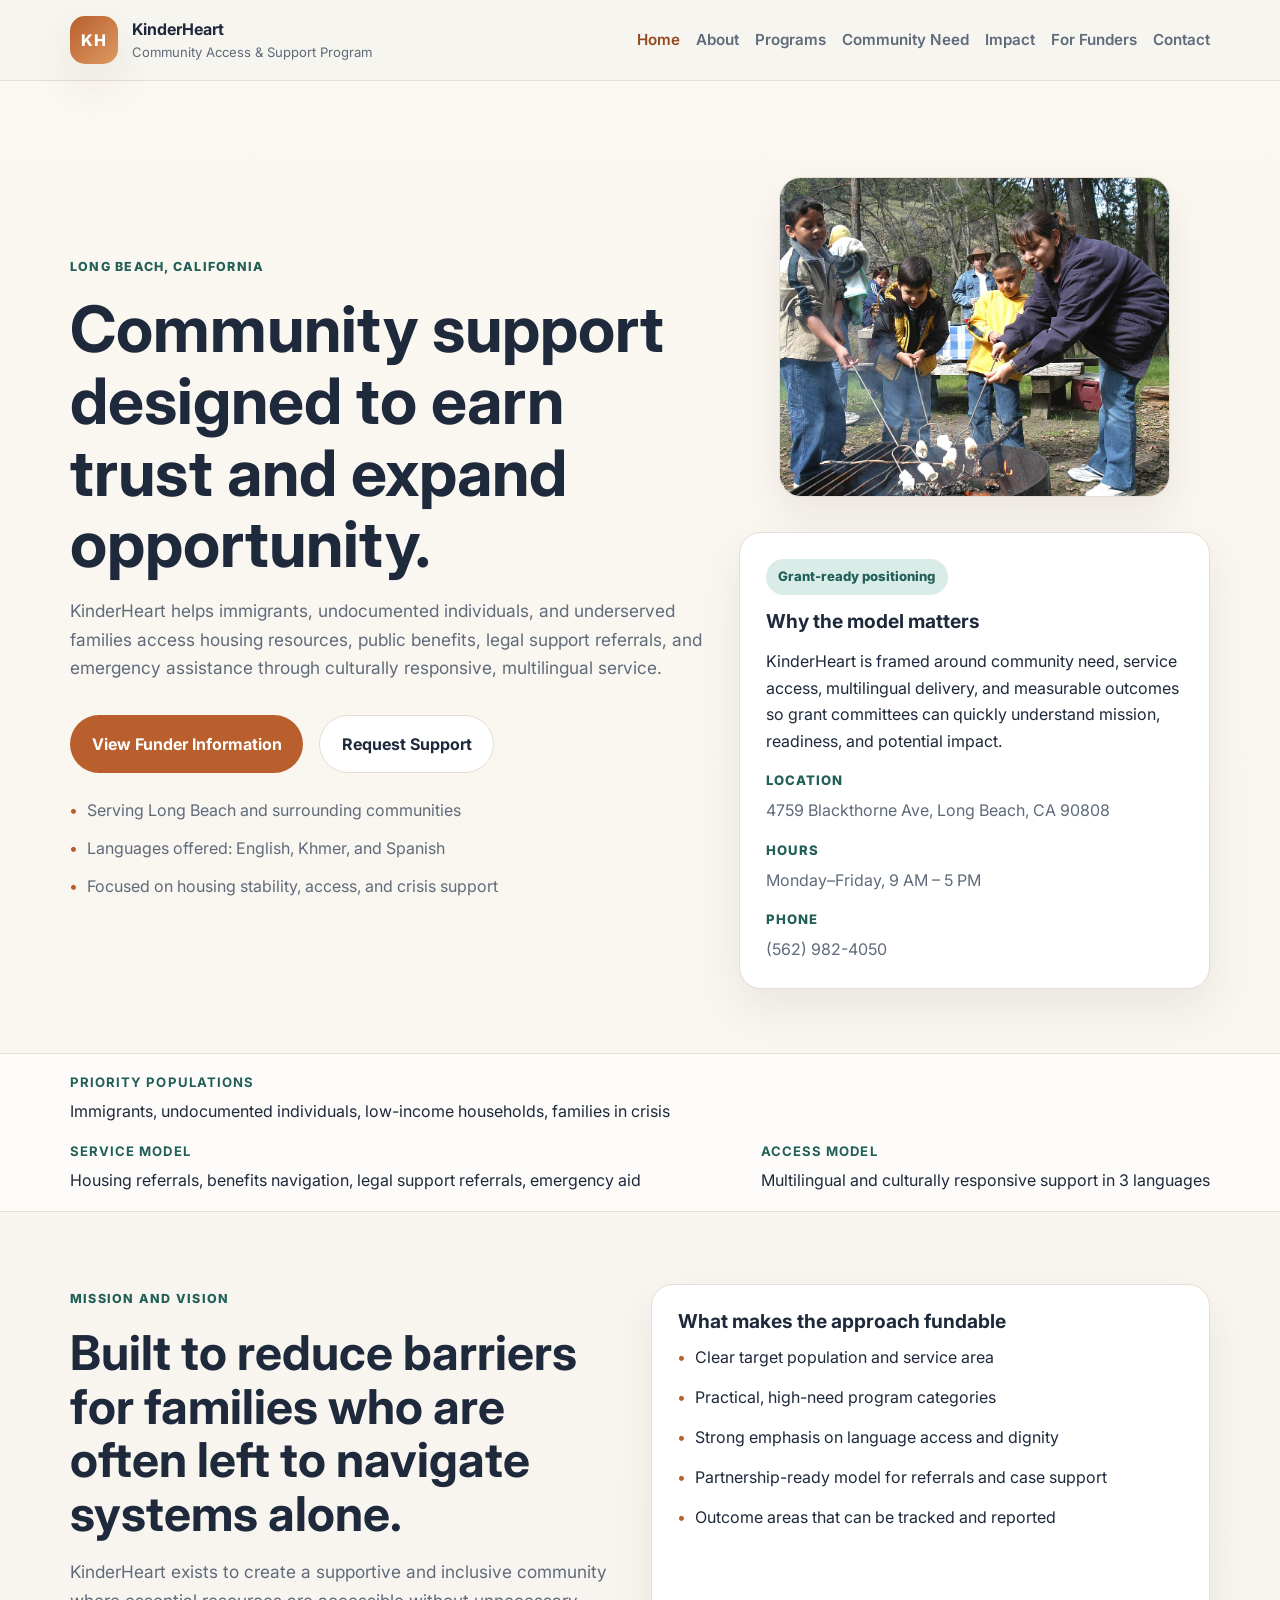
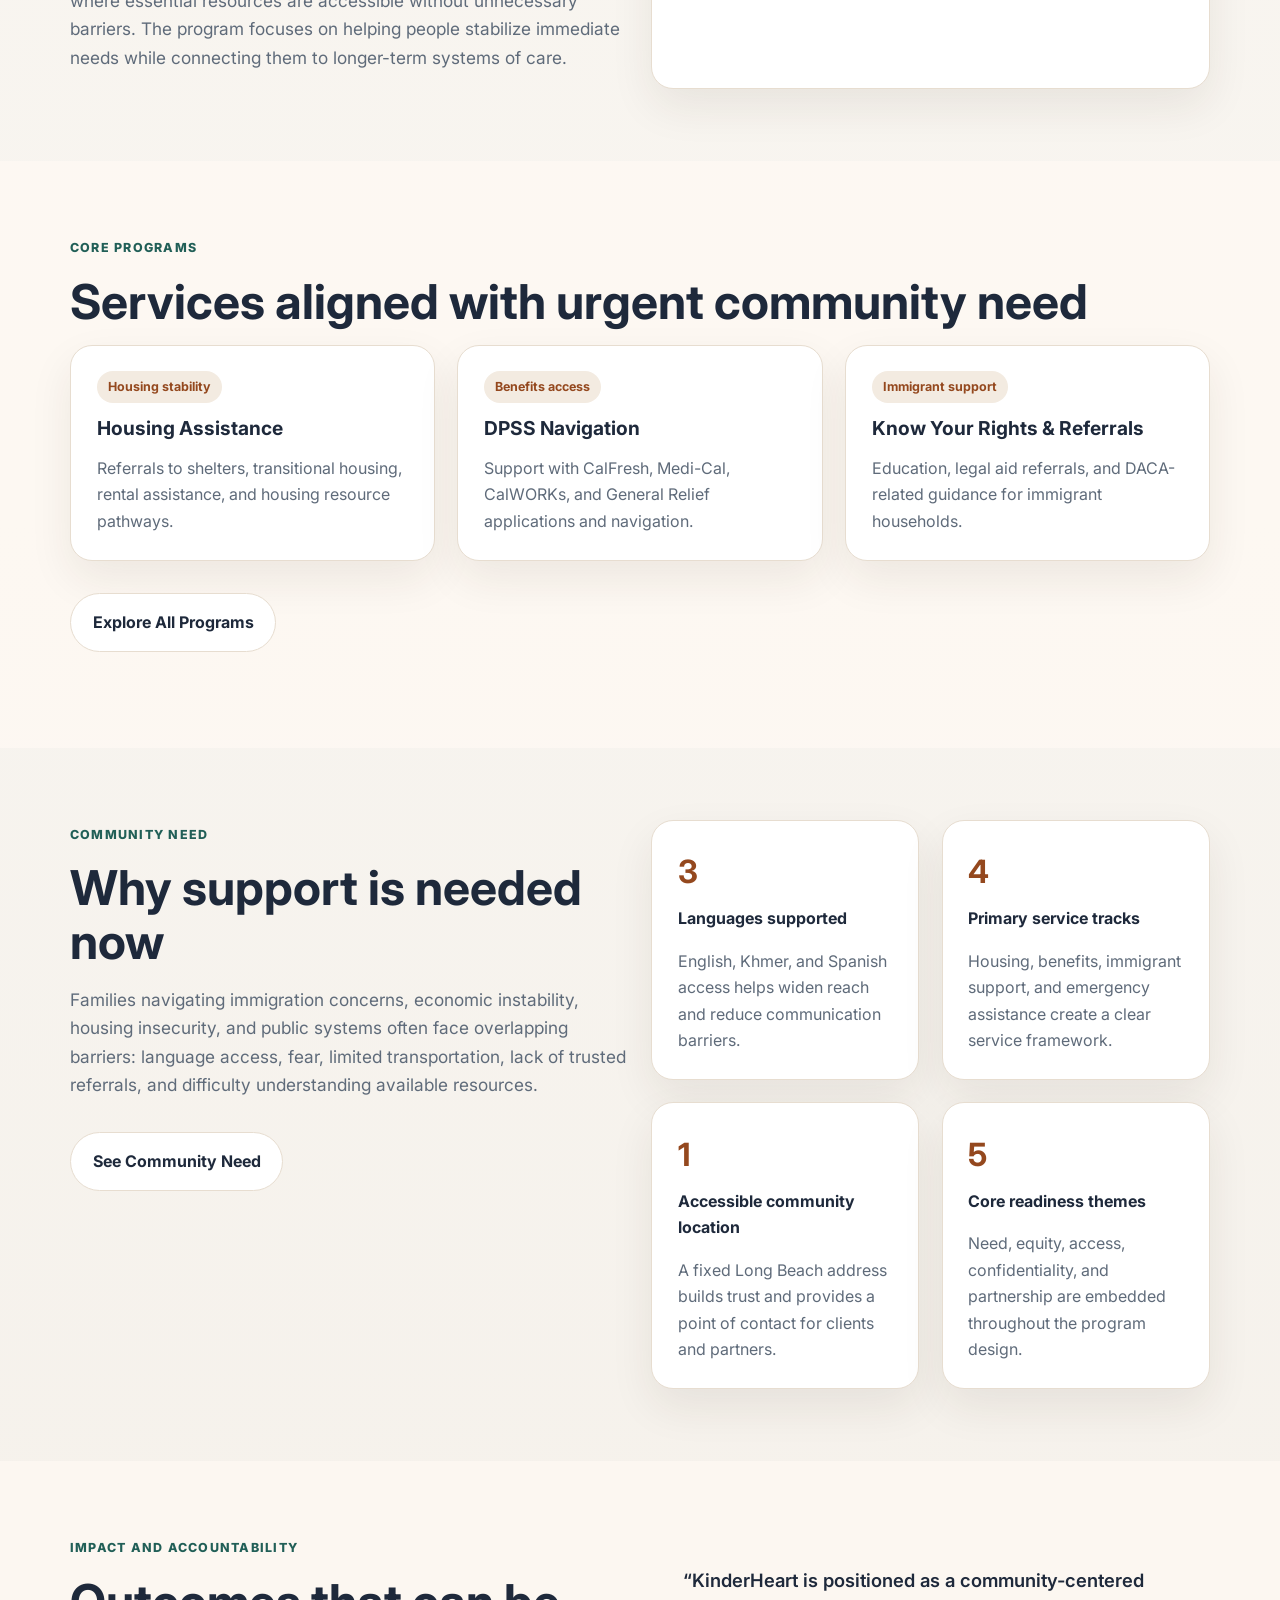
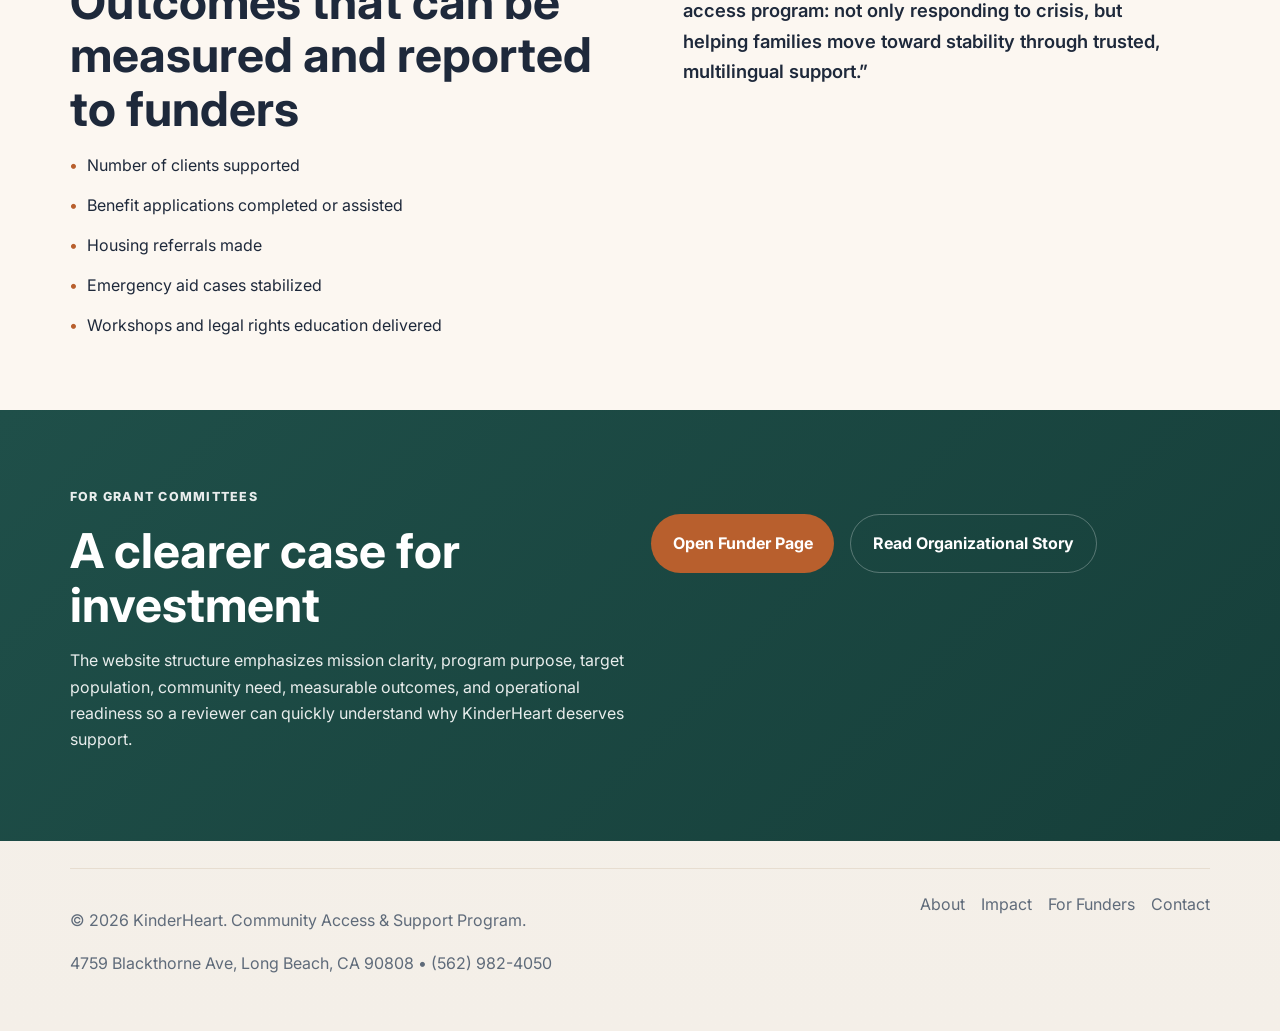
<file: index.html>
<!DOCTYPE html>
<html lang="en">
  <head>
    <meta charset="UTF-8" />
    <meta name="viewport" content="width=device-width, initial-scale=1.0" />
    <title>KinderHeart | Grant-Ready Community Support Website</title>
    <meta
      name="description"
      content="KinderHeart supports immigrants, undocumented individuals, and underserved families in Long Beach through housing referrals, benefits navigation, emergency aid, and multilingual community support."
    />
    <link rel="preconnect" href="https://fonts.googleapis.com" />
    <link rel="preconnect" href="https://fonts.gstatic.com" crossorigin />
    <link href="https://fonts.googleapis.com/css2?family=Inter:wght@400;500;600;700;800&display=swap" rel="stylesheet" />
    <link rel="stylesheet" href="styles.css" />
  </head>
  <body>
    <header class="site-header">
      <div class="container nav">
        <a class="brand" href="index.html">
          <span class="brand-mark">KH</span>
          <div>
            <strong>KinderHeart</strong>
            <small>Community Access & Support Program</small>
          </div>
        </a>
        <nav class="site-nav">
          <a class="active" href="index.html">Home</a>
          <a href="about.html">About</a>
          <a href="programs.html">Programs</a>
          <a href="need.html">Community Need</a>
          <a href="impact.html">Impact</a>
          <a href="funders.html">For Funders</a>
          <a href="contact.html">Contact</a>
        </nav>
      </div>
    </header>

    <main>
      <section class="hero">
        <div class="container hero-grid">
          <div>
            <p class="eyebrow">Long Beach, California</p>
            <h1>Community support designed to earn trust and expand opportunity.</h1>
            <p class="hero-copy">
              KinderHeart helps immigrants, undocumented individuals, and underserved families
              access housing resources, public benefits, legal support referrals, and emergency
              assistance through culturally responsive, multilingual service.
            </p>
            <div class="button-row">
              <a class="button primary" href="funders.html">View Funder Information</a>
              <a class="button secondary" href="contact.html">Request Support</a>
            </div>
            <ul class="highlight-list">
              <li>Serving Long Beach and surrounding communities</li>
              <li>Languages offered: English, Khmer, and Spanish</li>
              <li>Focused on housing stability, access, and crisis support</li>
            </ul>
          </div>
          <div class="hero-side">
            <figure class="feature-image hero-image">
              <img src="assets/community-family.jpg" alt="A diverse family in a welcoming outdoor community setting" />
            </figure>
            <aside class="info-card">
              <span class="notice">Grant-ready positioning</span>
              <h3>Why the model matters</h3>
              <p>
                KinderHeart is framed around community need, service access, multilingual delivery,
                and measurable outcomes so grant committees can quickly understand mission,
                readiness, and potential impact.
              </p>
              <dl>
                <div>
                  <dt>Location</dt>
                  <dd>4759 Blackthorne Ave, Long Beach, CA 90808</dd>
                </div>
                <div>
                  <dt>Hours</dt>
                  <dd>Monday–Friday, 9 AM – 5 PM</dd>
                </div>
                <div>
                  <dt>Phone</dt>
                  <dd>(562) 982-4050</dd>
                </div>
              </dl>
            </aside>
          </div>
        </div>
      </section>

      <section class="band">
        <div class="container band-row">
          <div>
            <strong>Priority populations</strong>
            <span>Immigrants, undocumented individuals, low-income households, families in crisis</span>
          </div>
          <div>
            <strong>Service model</strong>
            <span>Housing referrals, benefits navigation, legal support referrals, emergency aid</span>
          </div>
          <div>
            <strong>Access model</strong>
            <span>Multilingual and culturally responsive support in 3 languages</span>
          </div>
        </div>
      </section>

      <section class="section">
        <div class="container split-layout">
          <div>
            <p class="section-label">Mission and vision</p>
            <h2>Built to reduce barriers for families who are often left to navigate systems alone.</h2>
            <p class="lead">
              KinderHeart exists to create a supportive and inclusive community where essential
              resources are accessible without unnecessary barriers. The program focuses on helping
              people stabilize immediate needs while connecting them to longer-term systems of care.
            </p>
          </div>
          <div class="story-card">
            <h3>What makes the approach fundable</h3>
            <ul class="checklist">
              <li>Clear target population and service area</li>
              <li>Practical, high-need program categories</li>
              <li>Strong emphasis on language access and dignity</li>
              <li>Partnership-ready model for referrals and case support</li>
              <li>Outcome areas that can be tracked and reported</li>
            </ul>
          </div>
        </div>
      </section>

      <section class="section alt">
        <div class="container">
          <p class="section-label">Core programs</p>
          <h2>Services aligned with urgent community need</h2>
          <div class="grid-3">
            <article class="card program-card">
              <span class="tag">Housing stability</span>
              <h3>Housing Assistance</h3>
              <p>Referrals to shelters, transitional housing, rental assistance, and housing resource pathways.</p>
            </article>
            <article class="card program-card">
              <span class="tag">Benefits access</span>
              <h3>DPSS Navigation</h3>
              <p>Support with CalFresh, Medi-Cal, CalWORKs, and General Relief applications and navigation.</p>
            </article>
            <article class="card program-card">
              <span class="tag">Immigrant support</span>
              <h3>Know Your Rights & Referrals</h3>
              <p>Education, legal aid referrals, and DACA-related guidance for immigrant households.</p>
            </article>
          </div>
          <div class="button-row">
            <a class="button secondary" href="programs.html">Explore All Programs</a>
          </div>
        </div>
      </section>

      <section class="section">
        <div class="container metrics-layout">
          <div>
            <p class="section-label">Community need</p>
            <h2>Why support is needed now</h2>
            <p class="lead">
              Families navigating immigration concerns, economic instability, housing insecurity,
              and public systems often face overlapping barriers: language access, fear, limited
              transportation, lack of trusted referrals, and difficulty understanding available resources.
            </p>
            <div class="button-row">
              <a class="button secondary" href="need.html">See Community Need</a>
            </div>
          </div>
          <div class="grid-2">
            <article class="kpi">
              <strong>3</strong>
              <span>Languages supported</span>
              <p>English, Khmer, and Spanish access helps widen reach and reduce communication barriers.</p>
            </article>
            <article class="kpi">
              <strong>4</strong>
              <span>Primary service tracks</span>
              <p>Housing, benefits, immigrant support, and emergency assistance create a clear service framework.</p>
            </article>
            <article class="kpi">
              <strong>1</strong>
              <span>Accessible community location</span>
              <p>A fixed Long Beach address builds trust and provides a point of contact for clients and partners.</p>
            </article>
            <article class="kpi">
              <strong>5</strong>
              <span>Core readiness themes</span>
              <p>Need, equity, access, confidentiality, and partnership are embedded throughout the program design.</p>
            </article>
          </div>
        </div>
      </section>

      <section class="section alt">
        <div class="container impact-layout">
          <div>
            <p class="section-label">Impact and accountability</p>
            <h2>Outcomes that can be measured and reported to funders</h2>
            <ul class="outcome-list">
              <li>Number of clients supported</li>
              <li>Benefit applications completed or assisted</li>
              <li>Housing referrals made</li>
              <li>Emergency aid cases stabilized</li>
              <li>Workshops and legal rights education delivered</li>
            </ul>
          </div>
          <div class="impact-quote">
            <blockquote>
              “KinderHeart is positioned as a community-centered access program: not only
              responding to crisis, but helping families move toward stability through trusted,
              multilingual support.”
            </blockquote>
          </div>
        </div>
      </section>

      <section class="section dark">
        <div class="container cta-layout">
          <div>
            <p class="section-label">For grant committees</p>
            <h2>A clearer case for investment</h2>
            <p>
              The website structure emphasizes mission clarity, program purpose, target population,
              community need, measurable outcomes, and operational readiness so a reviewer can quickly
              understand why KinderHeart deserves support.
            </p>
          </div>
          <div>
            <div class="button-row">
              <a class="button primary" href="funders.html">Open Funder Page</a>
              <a class="button ghost" href="about.html">Read Organizational Story</a>
            </div>
          </div>
        </div>
      </section>
    </main>

    <footer class="site-footer">
      <div class="container footer-row">
        <div>
          <p>© <span data-year></span> KinderHeart. Community Access & Support Program.</p>
          <p>4759 Blackthorne Ave, Long Beach, CA 90808 • (562) 982-4050</p>
        </div>
        <div class="footer-links">
          <a href="about.html">About</a>
          <a href="impact.html">Impact</a>
          <a href="funders.html">For Funders</a>
          <a href="contact.html">Contact</a>
        </div>
      </div>
    </footer>

    <script src="script.js"></script>
  </body>
</html>
</file>
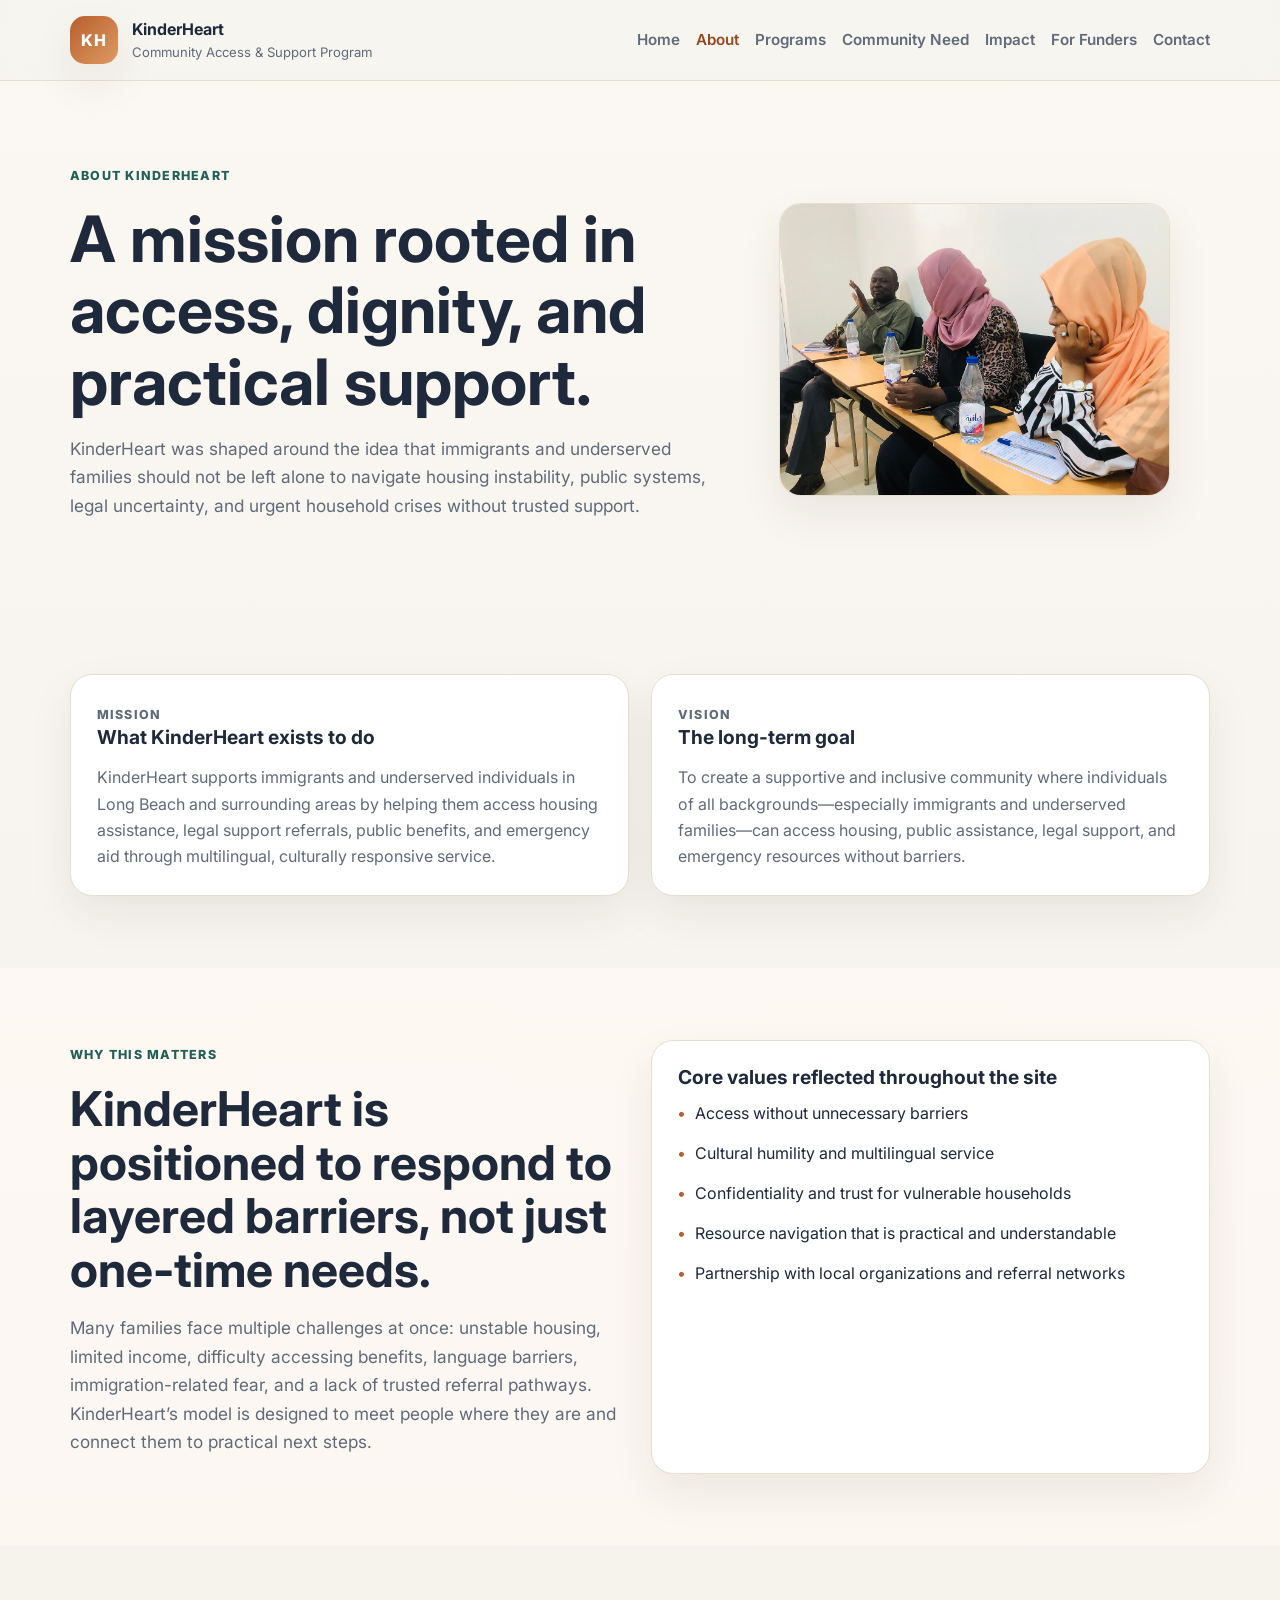
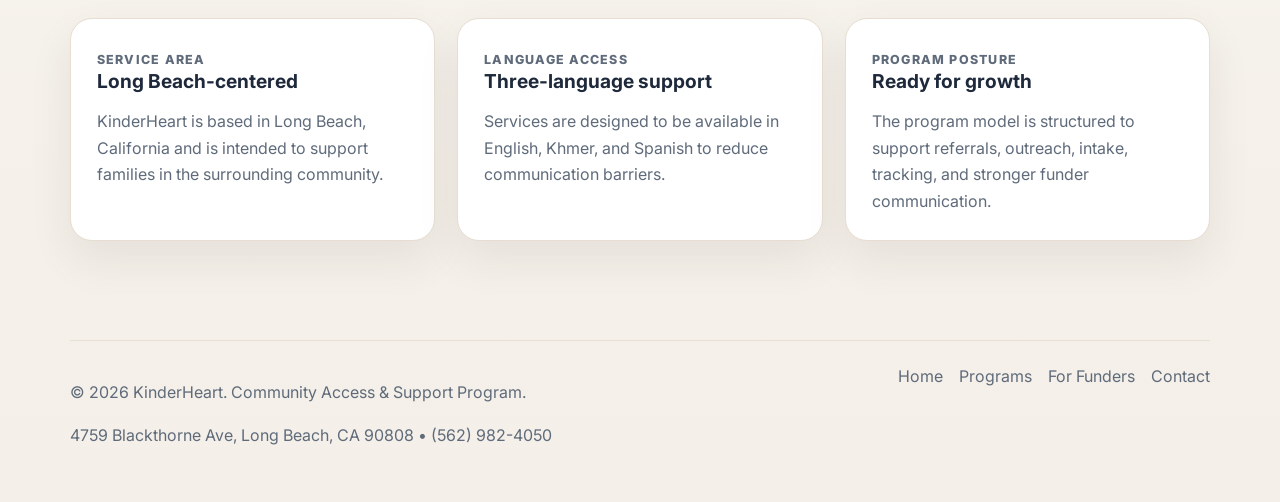
<file: about.html>
<!DOCTYPE html>
<html lang="en">
  <head>
    <meta charset="UTF-8" />
    <meta name="viewport" content="width=device-width, initial-scale=1.0" />
    <title>About KinderHeart</title>
    <meta name="description" content="Learn about KinderHeart's mission, vision, and community-centered purpose." />
    <link rel="preconnect" href="https://fonts.googleapis.com" />
    <link rel="preconnect" href="https://fonts.gstatic.com" crossorigin />
    <link href="https://fonts.googleapis.com/css2?family=Inter:wght@400;500;600;700;800&display=swap" rel="stylesheet" />
    <link rel="stylesheet" href="styles.css" />
  </head>
  <body>
    <header class="site-header">
      <div class="container nav">
        <a class="brand" href="index.html">
          <span class="brand-mark">KH</span>
          <div>
            <strong>KinderHeart</strong>
            <small>Community Access & Support Program</small>
          </div>
        </a>
        <nav class="site-nav">
          <a href="index.html">Home</a>
          <a class="active" href="about.html">About</a>
          <a href="programs.html">Programs</a>
          <a href="need.html">Community Need</a>
          <a href="impact.html">Impact</a>
          <a href="funders.html">For Funders</a>
          <a href="contact.html">Contact</a>
        </nav>
      </div>
    </header>

    <main>
      <section class="page-hero">
        <div class="container page-hero-grid">
          <div>
            <p class="eyebrow">About KinderHeart</p>
            <h1>A mission rooted in access, dignity, and practical support.</h1>
            <p class="page-intro">
              KinderHeart was shaped around the idea that immigrants and underserved families should
              not be left alone to navigate housing instability, public systems, legal uncertainty,
              and urgent household crises without trusted support.
            </p>
          </div>
          <figure class="feature-image">
            <img src="assets/community-meeting.jpg" alt="A community group gathered together in conversation" />
          </figure>
        </div>
      </section>

      <section class="section">
        <div class="container story-layout">
          <div class="story-card">
            <p class="section-label">Mission</p>
            <h3>What KinderHeart exists to do</h3>
            <p>
              KinderHeart supports immigrants and underserved individuals in Long Beach and surrounding
              areas by helping them access housing assistance, legal support referrals, public benefits,
              and emergency aid through multilingual, culturally responsive service.
            </p>
          </div>
          <div class="story-card">
            <p class="section-label">Vision</p>
            <h3>The long-term goal</h3>
            <p>
              To create a supportive and inclusive community where individuals of all backgrounds—especially
              immigrants and underserved families—can access housing, public assistance, legal support,
              and emergency resources without barriers.
            </p>
          </div>
        </div>
      </section>

      <section class="section alt">
        <div class="container split-layout">
          <div>
            <p class="section-label">Why this matters</p>
            <h2>KinderHeart is positioned to respond to layered barriers, not just one-time needs.</h2>
            <p class="lead">
              Many families face multiple challenges at once: unstable housing, limited income,
              difficulty accessing benefits, language barriers, immigration-related fear, and a lack
              of trusted referral pathways. KinderHeart’s model is designed to meet people where they
              are and connect them to practical next steps.
            </p>
          </div>
          <div class="panel">
            <h3>Core values reflected throughout the site</h3>
            <ul class="checklist">
              <li>Access without unnecessary barriers</li>
              <li>Cultural humility and multilingual service</li>
              <li>Confidentiality and trust for vulnerable households</li>
              <li>Resource navigation that is practical and understandable</li>
              <li>Partnership with local organizations and referral networks</li>
            </ul>
          </div>
        </div>
      </section>

      <section class="section">
        <div class="container grid-3">
          <article class="card">
            <p class="section-label">Service area</p>
            <h3>Long Beach-centered</h3>
            <p>KinderHeart is based in Long Beach, California and is intended to support families in the surrounding community.</p>
          </article>
          <article class="card">
            <p class="section-label">Language access</p>
            <h3>Three-language support</h3>
            <p>Services are designed to be available in English, Khmer, and Spanish to reduce communication barriers.</p>
          </article>
          <article class="card">
            <p class="section-label">Program posture</p>
            <h3>Ready for growth</h3>
            <p>The program model is structured to support referrals, outreach, intake, tracking, and stronger funder communication.</p>
          </article>
        </div>
      </section>
    </main>

    <footer class="site-footer">
      <div class="container footer-row">
        <div>
          <p>© <span data-year></span> KinderHeart. Community Access & Support Program.</p>
          <p>4759 Blackthorne Ave, Long Beach, CA 90808 • (562) 982-4050</p>
        </div>
        <div class="footer-links">
          <a href="index.html">Home</a>
          <a href="programs.html">Programs</a>
          <a href="funders.html">For Funders</a>
          <a href="contact.html">Contact</a>
        </div>
      </div>
    </footer>

    <script src="script.js"></script>
  </body>
</html>
</file>
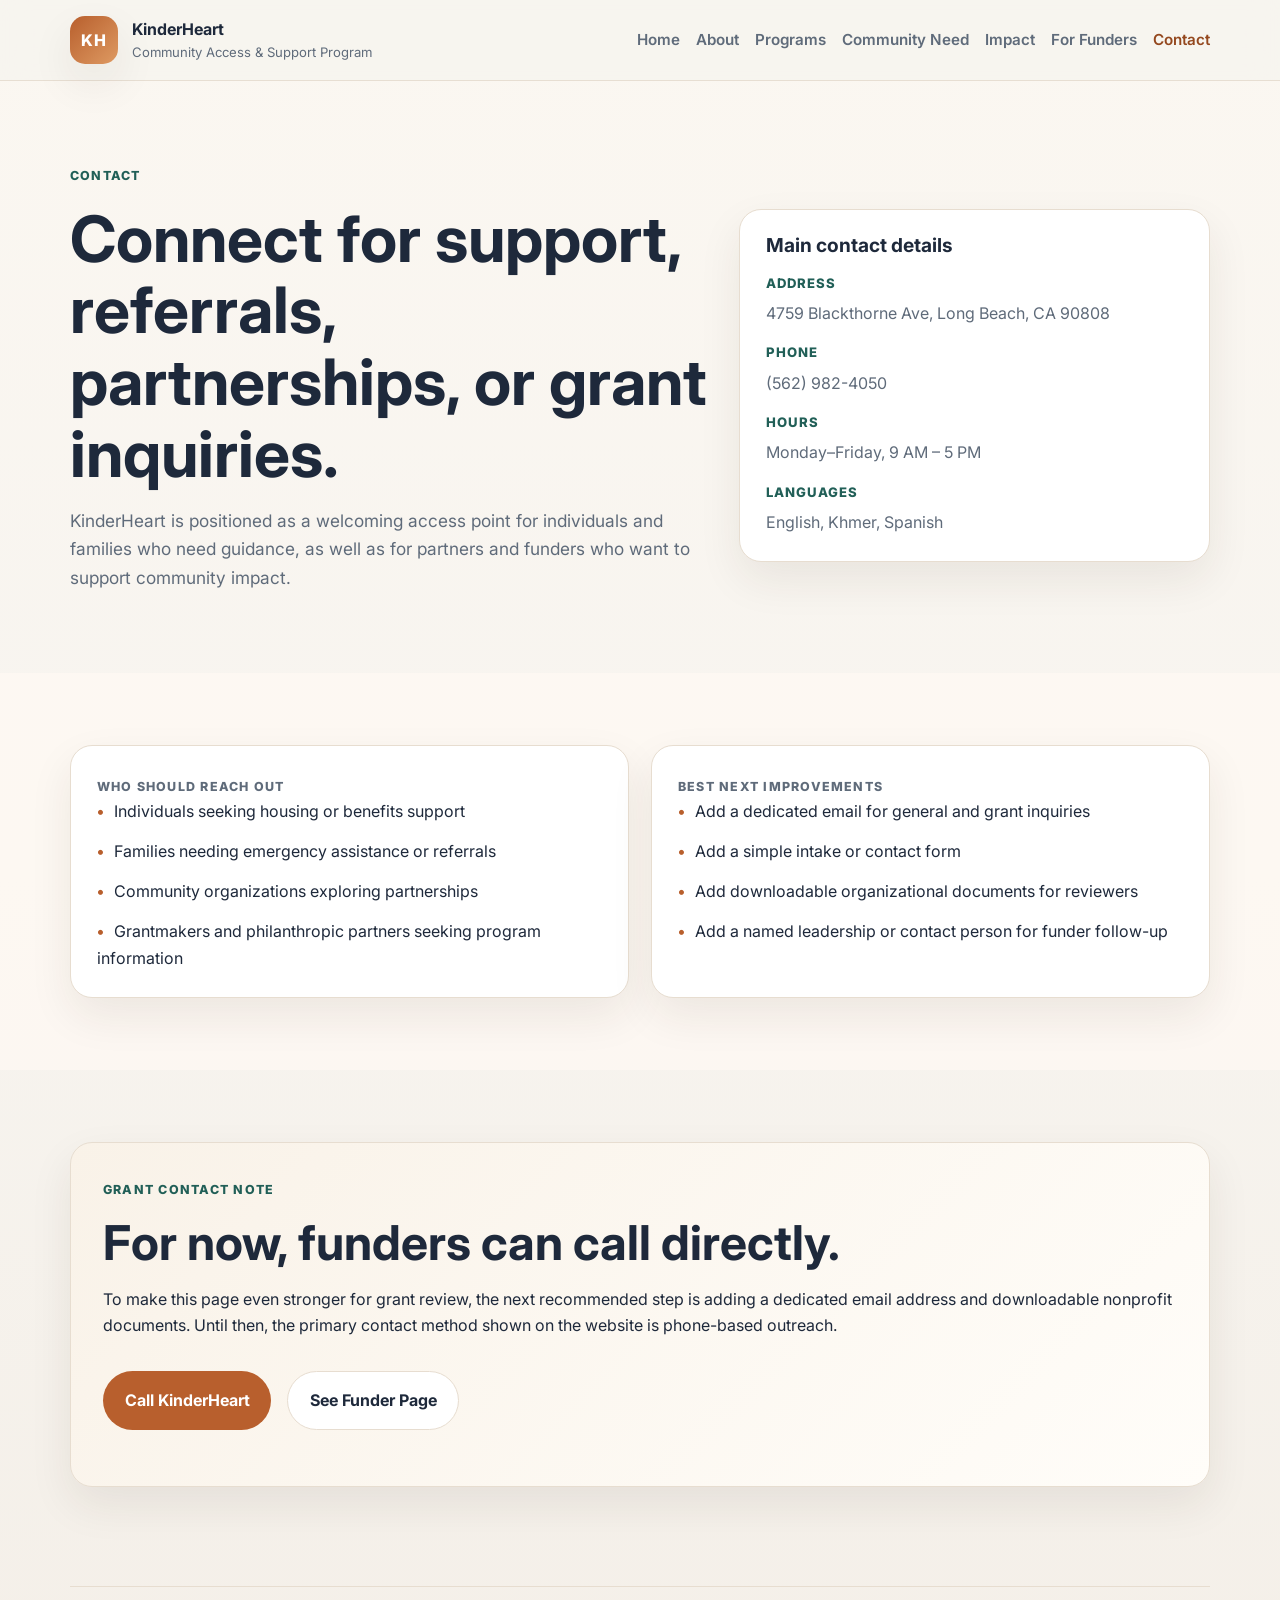
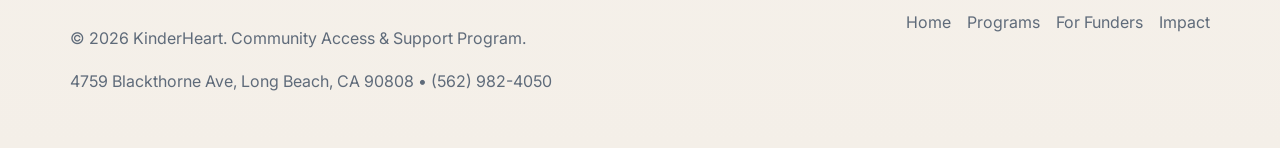
<file: contact.html>
<!DOCTYPE html>
<html lang="en">
  <head>
    <meta charset="UTF-8" />
    <meta name="viewport" content="width=device-width, initial-scale=1.0" />
    <title>Contact | KinderHeart</title>
    <meta name="description" content="Contact KinderHeart for support, referrals, partnership, or grant-related inquiries." />
    <link rel="preconnect" href="https://fonts.googleapis.com" />
    <link rel="preconnect" href="https://fonts.gstatic.com" crossorigin />
    <link href="https://fonts.googleapis.com/css2?family=Inter:wght@400;500;600;700;800&display=swap" rel="stylesheet" />
    <link rel="stylesheet" href="styles.css" />
  </head>
  <body>
    <header class="site-header">
      <div class="container nav">
        <a class="brand" href="index.html">
          <span class="brand-mark">KH</span>
          <div>
            <strong>KinderHeart</strong>
            <small>Community Access & Support Program</small>
          </div>
        </a>
        <nav class="site-nav">
          <a href="index.html">Home</a>
          <a href="about.html">About</a>
          <a href="programs.html">Programs</a>
          <a href="need.html">Community Need</a>
          <a href="impact.html">Impact</a>
          <a href="funders.html">For Funders</a>
          <a class="active" href="contact.html">Contact</a>
        </nav>
      </div>
    </header>

    <main>
      <section class="page-hero">
        <div class="container page-hero-grid">
          <div>
            <p class="eyebrow">Contact</p>
            <h1>Connect for support, referrals, partnerships, or grant inquiries.</h1>
            <p class="page-intro">
              KinderHeart is positioned as a welcoming access point for individuals and families who
              need guidance, as well as for partners and funders who want to support community impact.
            </p>
          </div>
          <aside class="contact-card">
            <h3>Main contact details</h3>
            <dl>
              <div>
                <dt>Address</dt>
                <dd>4759 Blackthorne Ave, Long Beach, CA 90808</dd>
              </div>
              <div>
                <dt>Phone</dt>
                <dd>(562) 982-4050</dd>
              </div>
              <div>
                <dt>Hours</dt>
                <dd>Monday–Friday, 9 AM – 5 PM</dd>
              </div>
              <div>
                <dt>Languages</dt>
                <dd>English, Khmer, Spanish</dd>
              </div>
            </dl>
          </aside>
        </div>
      </section>

      <section class="section alt">
        <div class="container contact-layout">
          <div class="panel">
            <p class="section-label">Who should reach out</p>
            <ul class="checklist">
              <li>Individuals seeking housing or benefits support</li>
              <li>Families needing emergency assistance or referrals</li>
              <li>Community organizations exploring partnerships</li>
              <li>Grantmakers and philanthropic partners seeking program information</li>
            </ul>
          </div>
          <div class="panel">
            <p class="section-label">Best next improvements</p>
            <ul class="checklist">
              <li>Add a dedicated email for general and grant inquiries</li>
              <li>Add a simple intake or contact form</li>
              <li>Add downloadable organizational documents for reviewers</li>
              <li>Add a named leadership or contact person for funder follow-up</li>
            </ul>
          </div>
        </div>
      </section>

      <section class="section">
        <div class="container">
          <div class="funder-banner">
            <p class="section-label">Grant contact note</p>
            <h2>For now, funders can call directly.</h2>
            <p>
              To make this page even stronger for grant review, the next recommended step is adding a
              dedicated email address and downloadable nonprofit documents. Until then, the primary contact
              method shown on the website is phone-based outreach.
            </p>
            <div class="button-row">
              <a class="button primary" href="tel:+15629824050">Call KinderHeart</a>
              <a class="button secondary" href="funders.html">See Funder Page</a>
            </div>
          </div>
        </div>
      </section>
    </main>

    <footer class="site-footer">
      <div class="container footer-row">
        <div>
          <p>© <span data-year></span> KinderHeart. Community Access & Support Program.</p>
          <p>4759 Blackthorne Ave, Long Beach, CA 90808 • (562) 982-4050</p>
        </div>
        <div class="footer-links">
          <a href="index.html">Home</a>
          <a href="programs.html">Programs</a>
          <a href="funders.html">For Funders</a>
          <a href="impact.html">Impact</a>
        </div>
      </div>
    </footer>

    <script src="script.js"></script>
  </body>
</html>
</file>
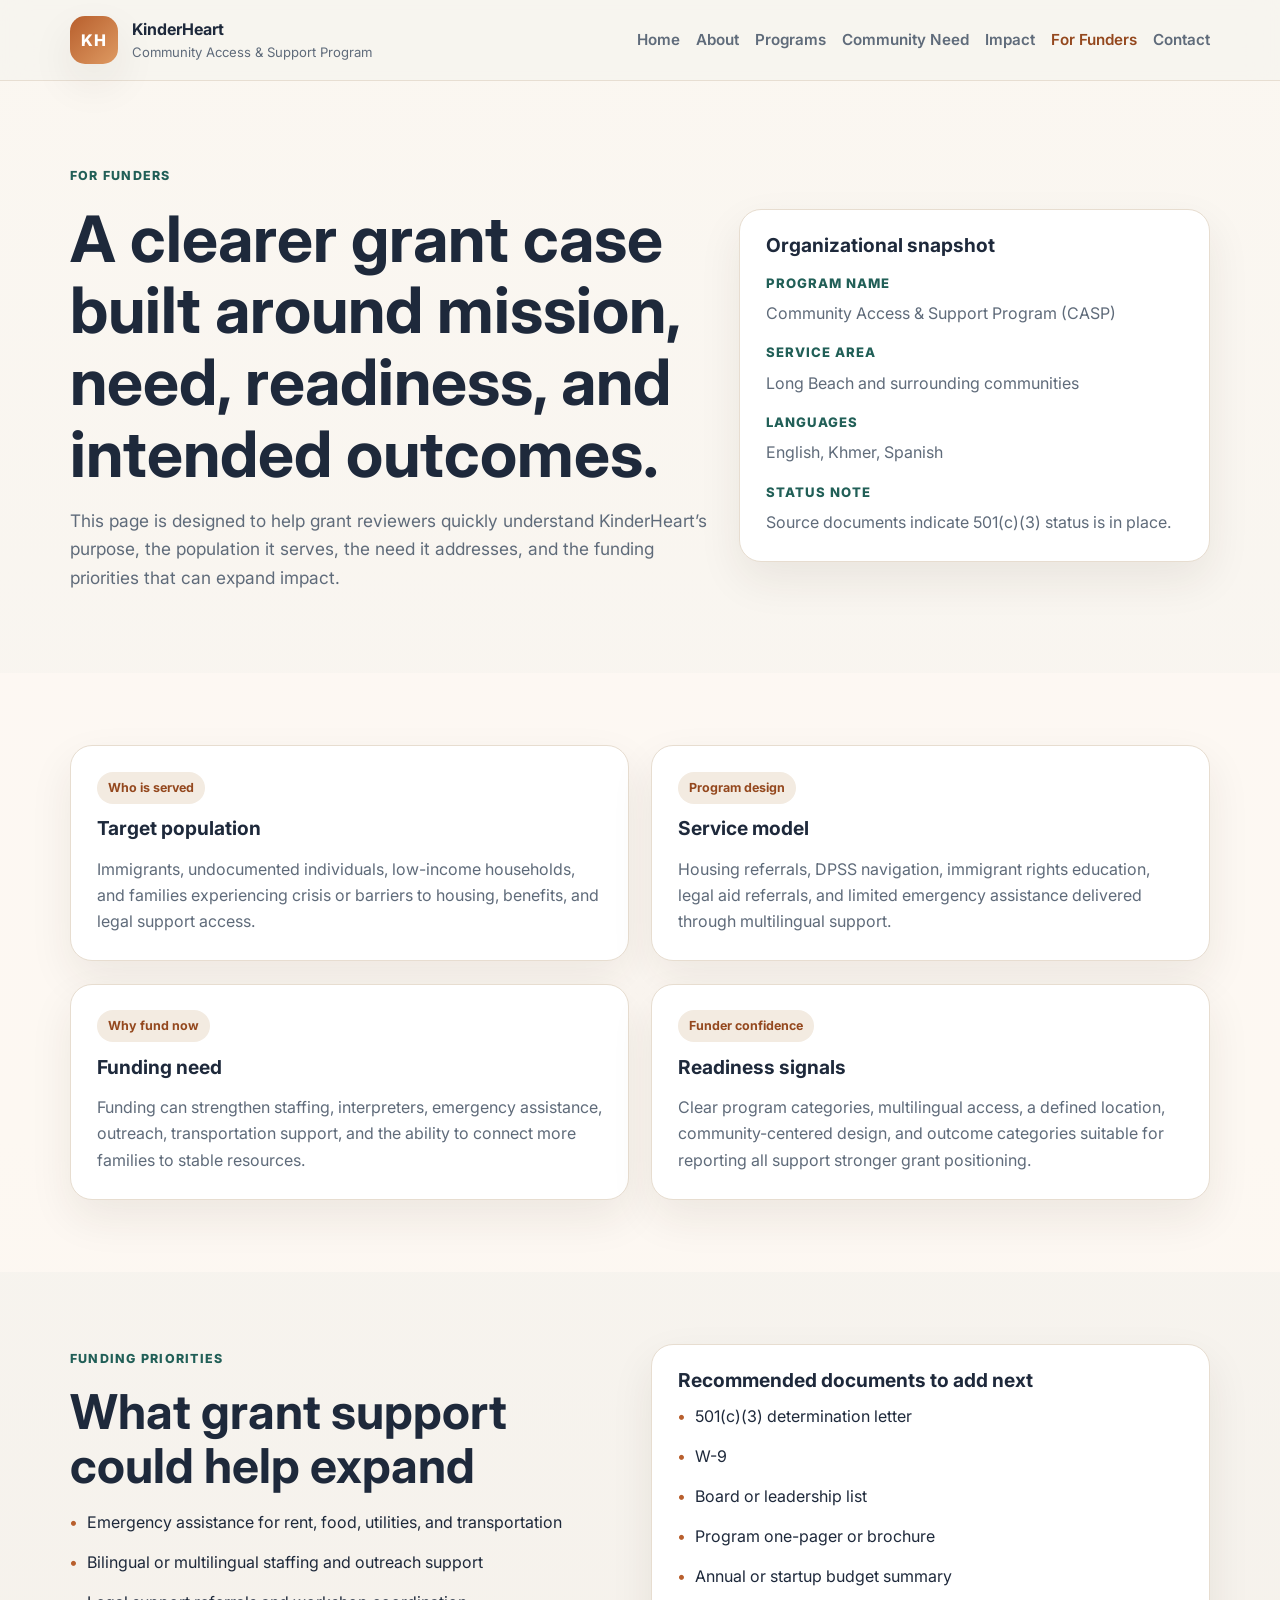
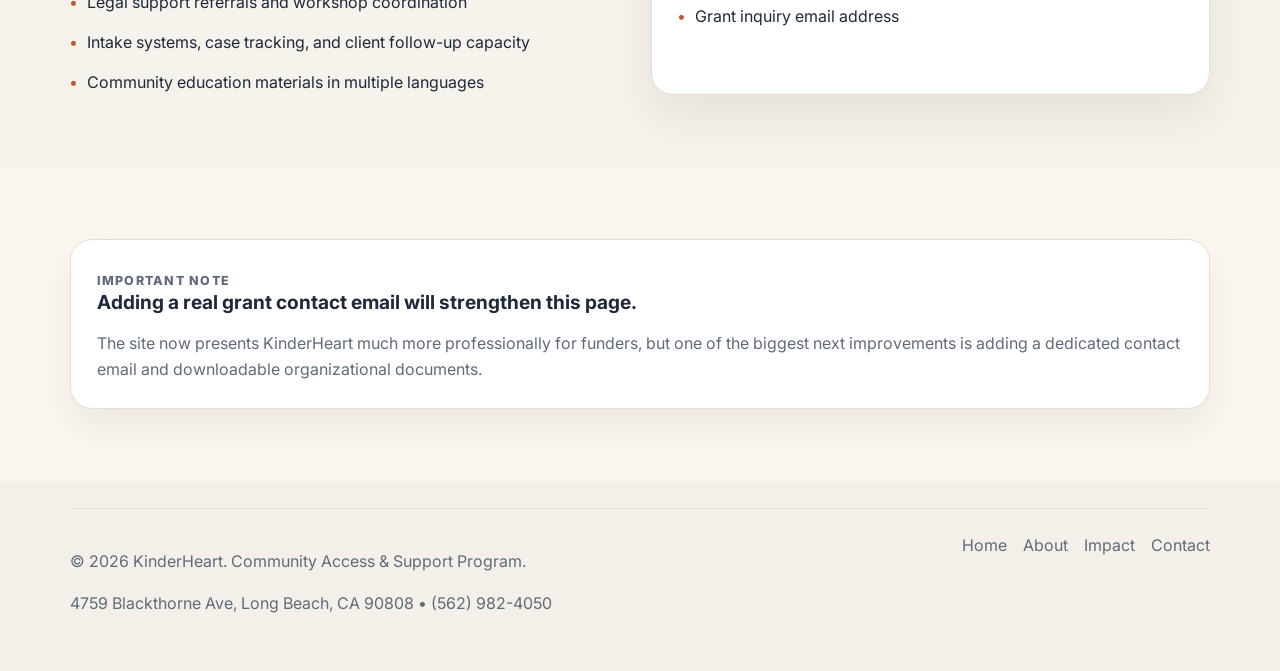
<file: funders.html>
<!DOCTYPE html>
<html lang="en">
  <head>
    <meta charset="UTF-8" />
    <meta name="viewport" content="width=device-width, initial-scale=1.0" />
    <title>For Funders | KinderHeart</title>
    <meta name="description" content="Grant-oriented overview of KinderHeart's service model, funding priorities, and organizational readiness." />
    <link rel="preconnect" href="https://fonts.googleapis.com" />
    <link rel="preconnect" href="https://fonts.gstatic.com" crossorigin />
    <link href="https://fonts.googleapis.com/css2?family=Inter:wght@400;500;600;700;800&display=swap" rel="stylesheet" />
    <link rel="stylesheet" href="styles.css" />
  </head>
  <body>
    <header class="site-header">
      <div class="container nav">
        <a class="brand" href="index.html">
          <span class="brand-mark">KH</span>
          <div>
            <strong>KinderHeart</strong>
            <small>Community Access & Support Program</small>
          </div>
        </a>
        <nav class="site-nav">
          <a href="index.html">Home</a>
          <a href="about.html">About</a>
          <a href="programs.html">Programs</a>
          <a href="need.html">Community Need</a>
          <a href="impact.html">Impact</a>
          <a class="active" href="funders.html">For Funders</a>
          <a href="contact.html">Contact</a>
        </nav>
      </div>
    </header>

    <main>
      <section class="page-hero">
        <div class="container page-hero-grid">
          <div>
            <p class="eyebrow">For Funders</p>
            <h1>A clearer grant case built around mission, need, readiness, and intended outcomes.</h1>
            <p class="page-intro">
              This page is designed to help grant reviewers quickly understand KinderHeart’s purpose,
              the population it serves, the need it addresses, and the funding priorities that can
              expand impact.
            </p>
          </div>
          <aside class="info-card">
            <h3>Organizational snapshot</h3>
            <dl>
              <div>
                <dt>Program name</dt>
                <dd>Community Access & Support Program (CASP)</dd>
              </div>
              <div>
                <dt>Service area</dt>
                <dd>Long Beach and surrounding communities</dd>
              </div>
              <div>
                <dt>Languages</dt>
                <dd>English, Khmer, Spanish</dd>
              </div>
              <div>
                <dt>Status note</dt>
                <dd>Source documents indicate 501(c)(3) status is in place.</dd>
              </div>
            </dl>
          </aside>
        </div>
      </section>

      <section class="section alt">
        <div class="container funder-layout">
          <div class="doc-card">
            <span class="tag">Who is served</span>
            <h3>Target population</h3>
            <p>
              Immigrants, undocumented individuals, low-income households, and families experiencing
              crisis or barriers to housing, benefits, and legal support access.
            </p>
          </div>
          <div class="doc-card">
            <span class="tag">Program design</span>
            <h3>Service model</h3>
            <p>
              Housing referrals, DPSS navigation, immigrant rights education, legal aid referrals,
              and limited emergency assistance delivered through multilingual support.
            </p>
          </div>
          <div class="doc-card">
            <span class="tag">Why fund now</span>
            <h3>Funding need</h3>
            <p>
              Funding can strengthen staffing, interpreters, emergency assistance, outreach,
              transportation support, and the ability to connect more families to stable resources.
            </p>
          </div>
          <div class="doc-card">
            <span class="tag">Funder confidence</span>
            <h3>Readiness signals</h3>
            <p>
              Clear program categories, multilingual access, a defined location, community-centered
              design, and outcome categories suitable for reporting all support stronger grant positioning.
            </p>
          </div>
        </div>
      </section>

      <section class="section">
        <div class="container split-layout">
          <div>
            <p class="section-label">Funding priorities</p>
            <h2>What grant support could help expand</h2>
            <ul class="priority-list">
              <li>Emergency assistance for rent, food, utilities, and transportation</li>
              <li>Bilingual or multilingual staffing and outreach support</li>
              <li>Legal support referrals and workshop coordination</li>
              <li>Intake systems, case tracking, and client follow-up capacity</li>
              <li>Community education materials in multiple languages</li>
            </ul>
          </div>
          <div class="panel">
            <h3>Recommended documents to add next</h3>
            <ul class="doc-list">
              <li>501(c)(3) determination letter</li>
              <li>W-9</li>
              <li>Board or leadership list</li>
              <li>Program one-pager or brochure</li>
              <li>Annual or startup budget summary</li>
              <li>Grant inquiry email address</li>
            </ul>
          </div>
        </div>
      </section>

      <section class="section alt">
        <div class="container">
          <div class="note-banner">
            <p class="section-label">Important note</p>
            <h3>Adding a real grant contact email will strengthen this page.</h3>
            <p>
              The site now presents KinderHeart much more professionally for funders, but one of the
              biggest next improvements is adding a dedicated contact email and downloadable organizational documents.
            </p>
          </div>
        </div>
      </section>
    </main>

    <footer class="site-footer">
      <div class="container footer-row">
        <div>
          <p>© <span data-year></span> KinderHeart. Community Access & Support Program.</p>
          <p>4759 Blackthorne Ave, Long Beach, CA 90808 • (562) 982-4050</p>
        </div>
        <div class="footer-links">
          <a href="index.html">Home</a>
          <a href="about.html">About</a>
          <a href="impact.html">Impact</a>
          <a href="contact.html">Contact</a>
        </div>
      </div>
    </footer>

    <script src="script.js"></script>
  </body>
</html>
</file>
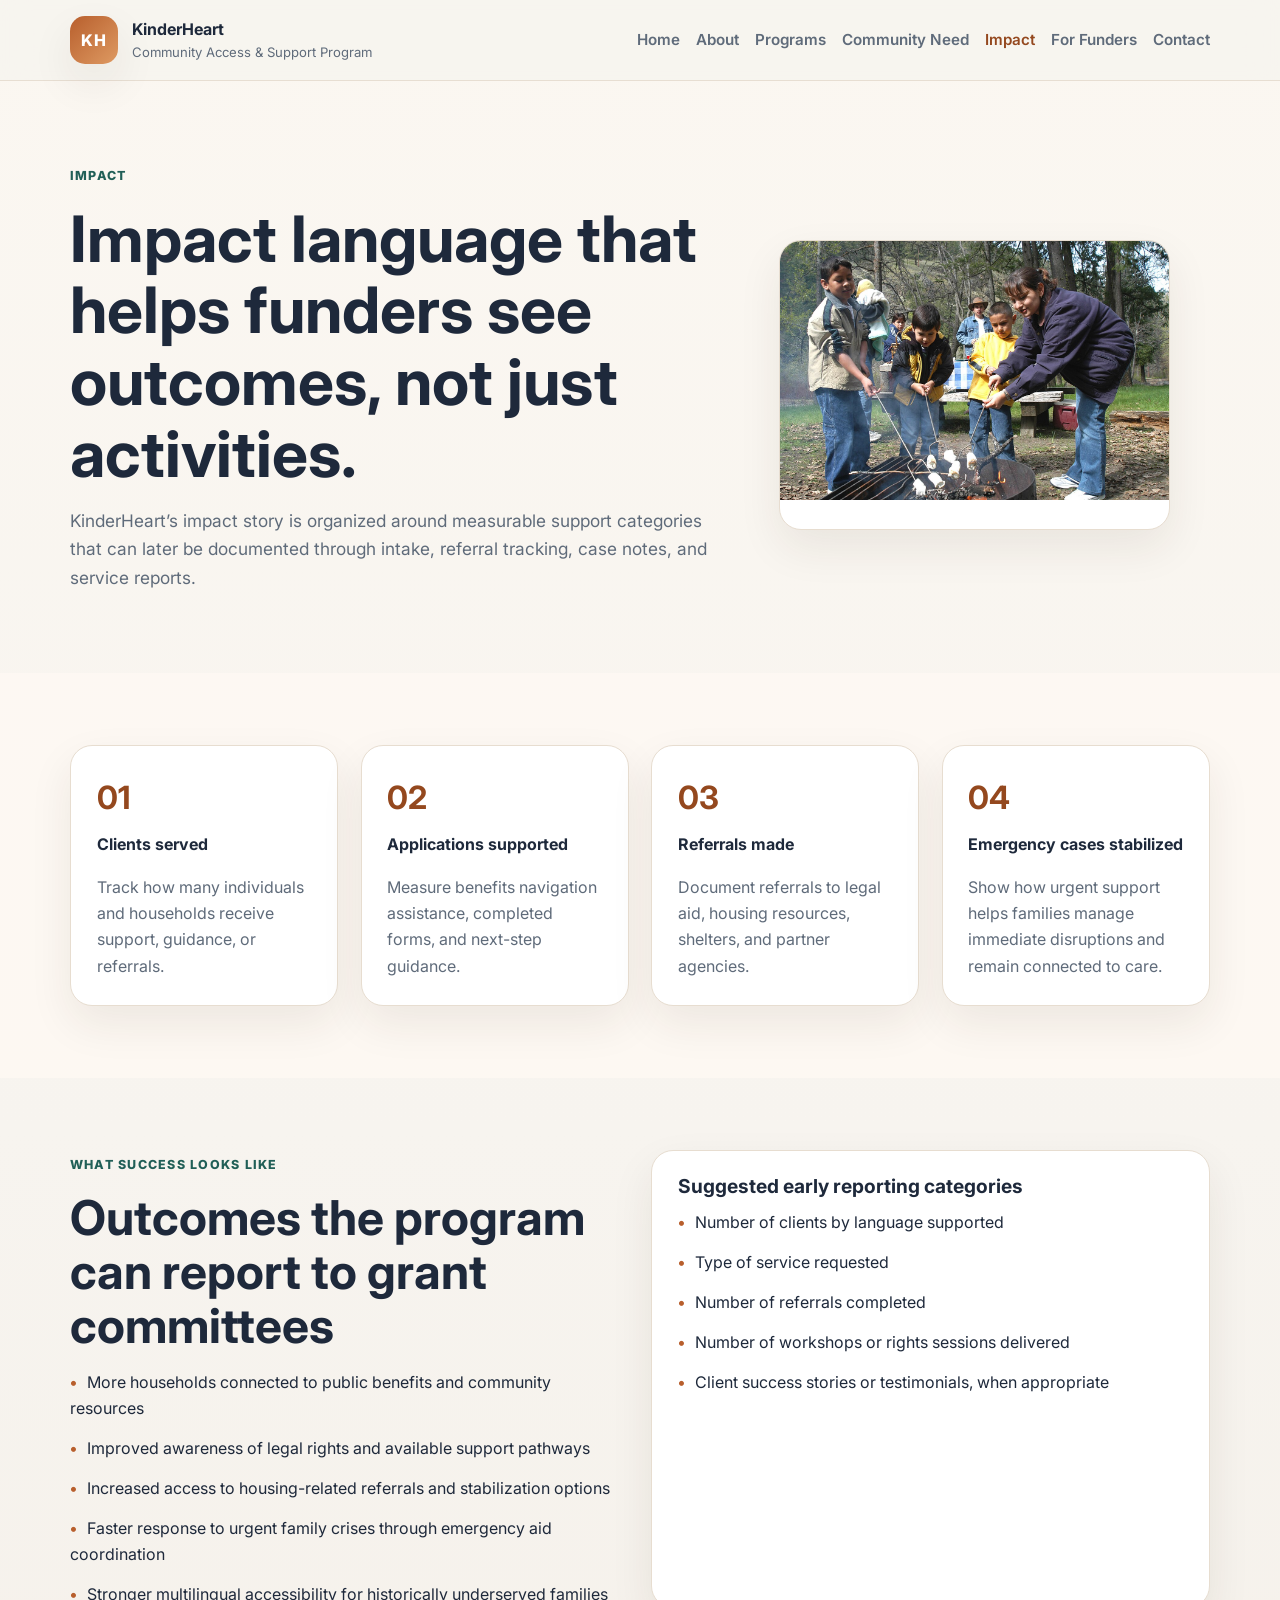
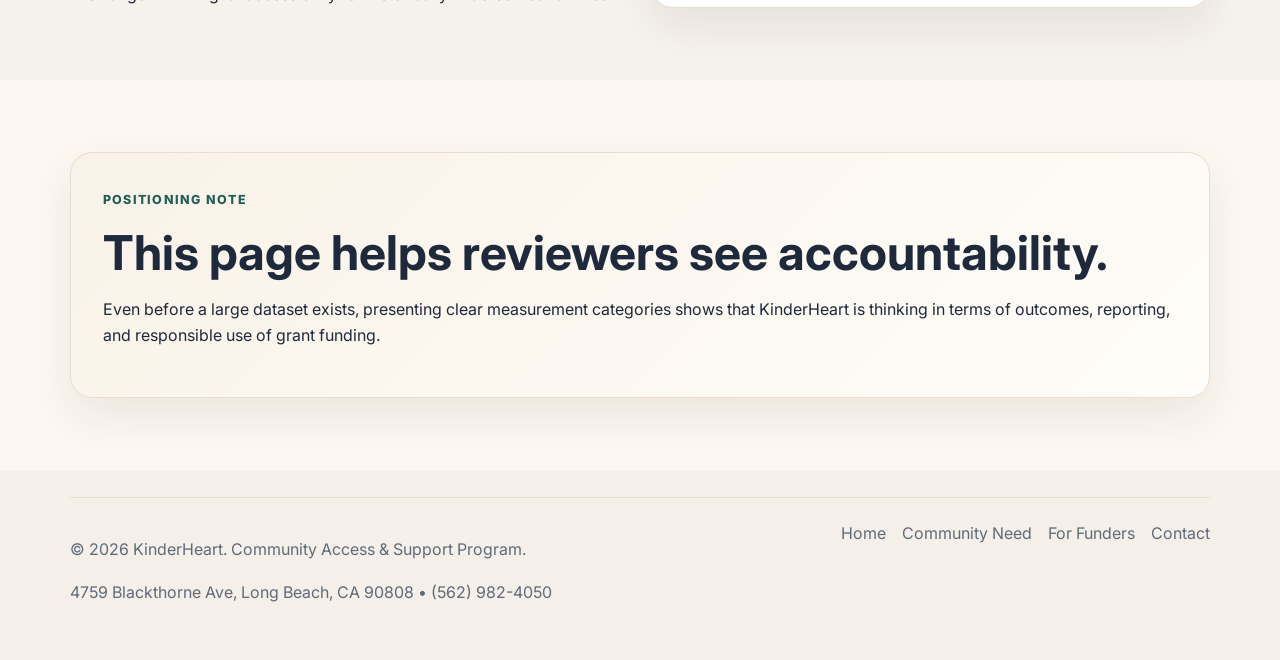
<file: impact.html>
<!DOCTYPE html>
<html lang="en">
  <head>
    <meta charset="UTF-8" />
    <meta name="viewport" content="width=device-width, initial-scale=1.0" />
    <title>Impact | KinderHeart</title>
    <meta name="description" content="See KinderHeart's intended outcomes, impact goals, and measurement categories." />
    <link rel="preconnect" href="https://fonts.googleapis.com" />
    <link rel="preconnect" href="https://fonts.gstatic.com" crossorigin />
    <link href="https://fonts.googleapis.com/css2?family=Inter:wght@400;500;600;700;800&display=swap" rel="stylesheet" />
    <link rel="stylesheet" href="styles.css" />
  </head>
  <body>
    <header class="site-header">
      <div class="container nav">
        <a class="brand" href="index.html">
          <span class="brand-mark">KH</span>
          <div>
            <strong>KinderHeart</strong>
            <small>Community Access & Support Program</small>
          </div>
        </a>
        <nav class="site-nav">
          <a href="index.html">Home</a>
          <a href="about.html">About</a>
          <a href="programs.html">Programs</a>
          <a href="need.html">Community Need</a>
          <a class="active" href="impact.html">Impact</a>
          <a href="funders.html">For Funders</a>
          <a href="contact.html">Contact</a>
        </nav>
      </div>
    </header>

    <main>
      <section class="page-hero">
        <div class="container page-hero-grid">
          <div>
            <p class="eyebrow">Impact</p>
            <h1>Impact language that helps funders see outcomes, not just activities.</h1>
            <p class="page-intro">
              KinderHeart’s impact story is organized around measurable support categories that can
              later be documented through intake, referral tracking, case notes, and service reports.
            </p>
          </div>
          <figure class="feature-image">
            <img src="assets/community-family.jpg" alt="A family-centered photo representing hope and support" />
          </figure>
        </div>
      </section>

      <section class="section alt">
        <div class="container grid-4">
          <article class="kpi">
            <strong>01</strong>
            <span>Clients served</span>
            <p>Track how many individuals and households receive support, guidance, or referrals.</p>
          </article>
          <article class="kpi">
            <strong>02</strong>
            <span>Applications supported</span>
            <p>Measure benefits navigation assistance, completed forms, and next-step guidance.</p>
          </article>
          <article class="kpi">
            <strong>03</strong>
            <span>Referrals made</span>
            <p>Document referrals to legal aid, housing resources, shelters, and partner agencies.</p>
          </article>
          <article class="kpi">
            <strong>04</strong>
            <span>Emergency cases stabilized</span>
            <p>Show how urgent support helps families manage immediate disruptions and remain connected to care.</p>
          </article>
        </div>
      </section>

      <section class="section">
        <div class="container impact-layout">
          <div>
            <p class="section-label">What success looks like</p>
            <h2>Outcomes the program can report to grant committees</h2>
            <ul class="outcome-list">
              <li>More households connected to public benefits and community resources</li>
              <li>Improved awareness of legal rights and available support pathways</li>
              <li>Increased access to housing-related referrals and stabilization options</li>
              <li>Faster response to urgent family crises through emergency aid coordination</li>
              <li>Stronger multilingual accessibility for historically underserved families</li>
            </ul>
          </div>
          <div class="panel">
            <h3>Suggested early reporting categories</h3>
            <ul class="checklist">
              <li>Number of clients by language supported</li>
              <li>Type of service requested</li>
              <li>Number of referrals completed</li>
              <li>Number of workshops or rights sessions delivered</li>
              <li>Client success stories or testimonials, when appropriate</li>
            </ul>
          </div>
        </div>
      </section>

      <section class="section alt">
        <div class="container">
          <div class="funder-banner">
            <p class="section-label">Positioning note</p>
            <h2>This page helps reviewers see accountability.</h2>
            <p>
              Even before a large dataset exists, presenting clear measurement categories shows that
              KinderHeart is thinking in terms of outcomes, reporting, and responsible use of grant funding.
            </p>
          </div>
        </div>
      </section>
    </main>

    <footer class="site-footer">
      <div class="container footer-row">
        <div>
          <p>© <span data-year></span> KinderHeart. Community Access & Support Program.</p>
          <p>4759 Blackthorne Ave, Long Beach, CA 90808 • (562) 982-4050</p>
        </div>
        <div class="footer-links">
          <a href="index.html">Home</a>
          <a href="need.html">Community Need</a>
          <a href="funders.html">For Funders</a>
          <a href="contact.html">Contact</a>
        </div>
      </div>
    </footer>

    <script src="script.js"></script>
  </body>
</html>
</file>
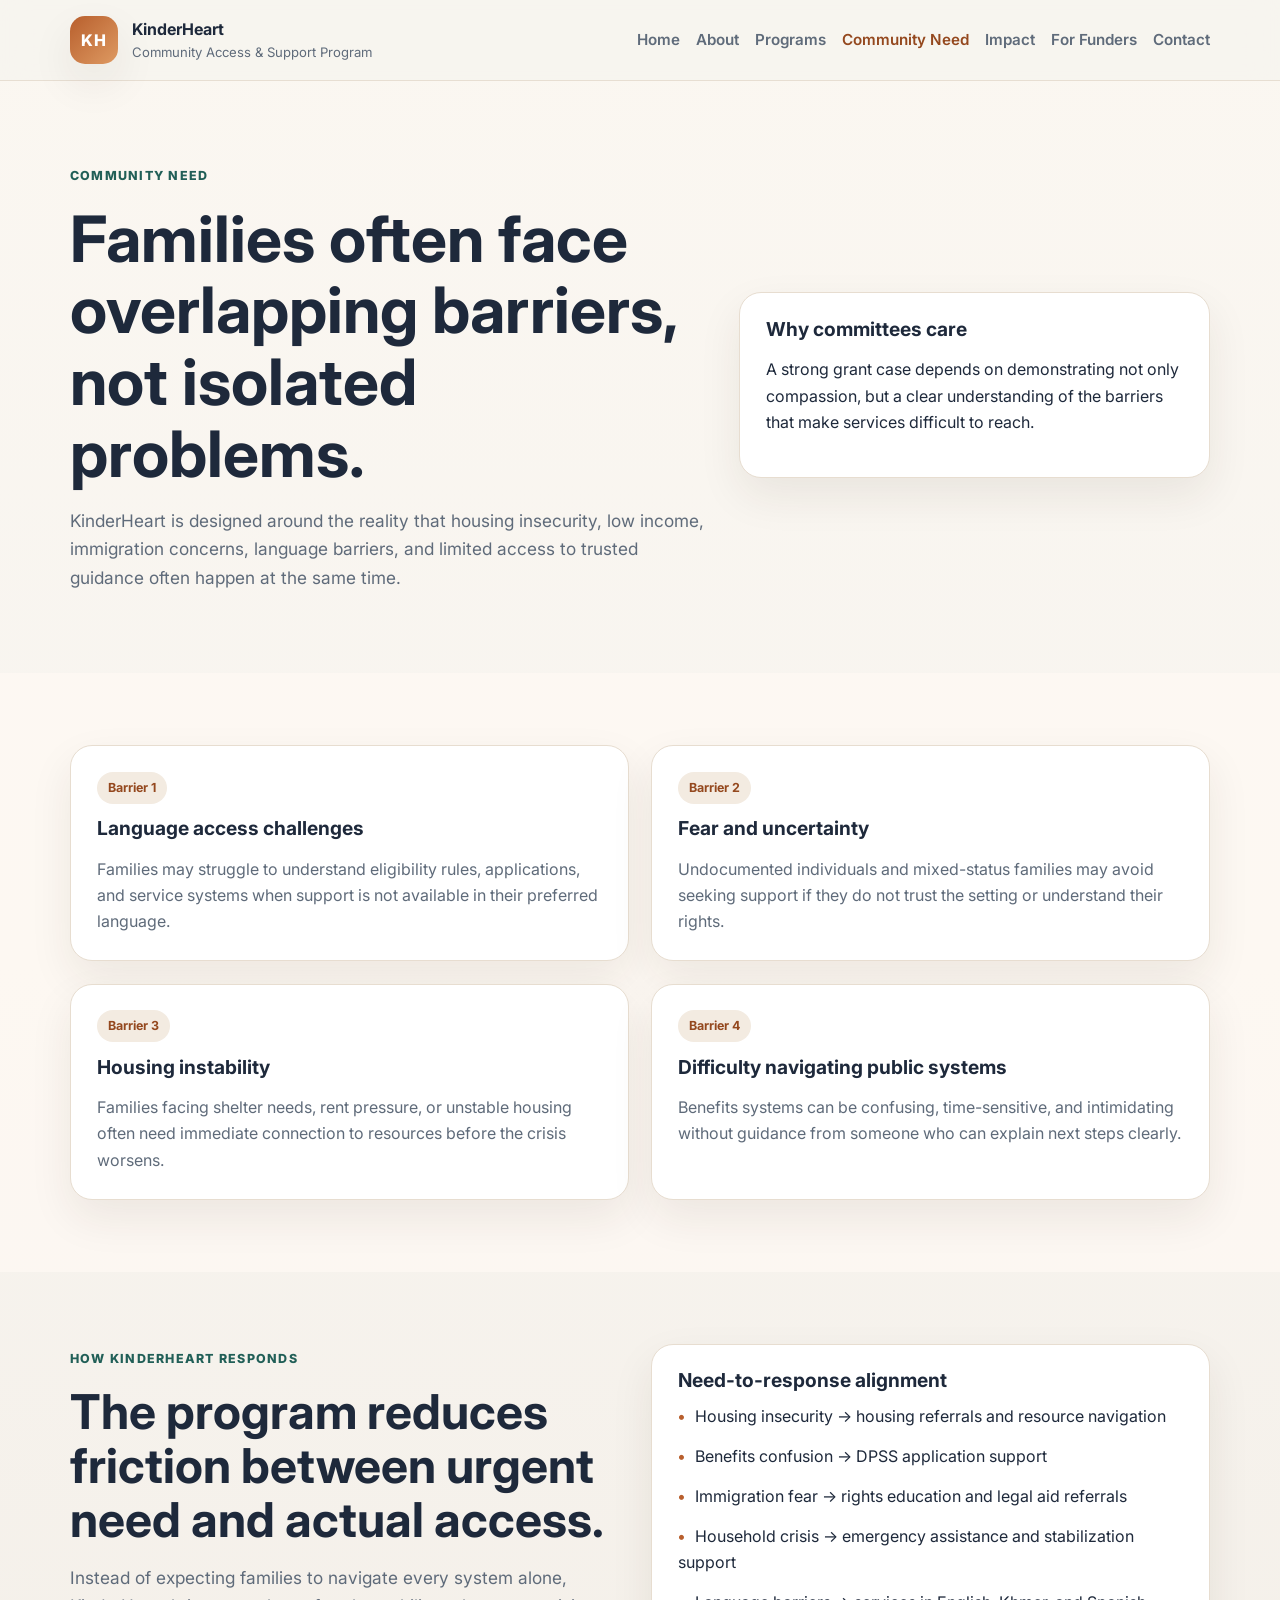
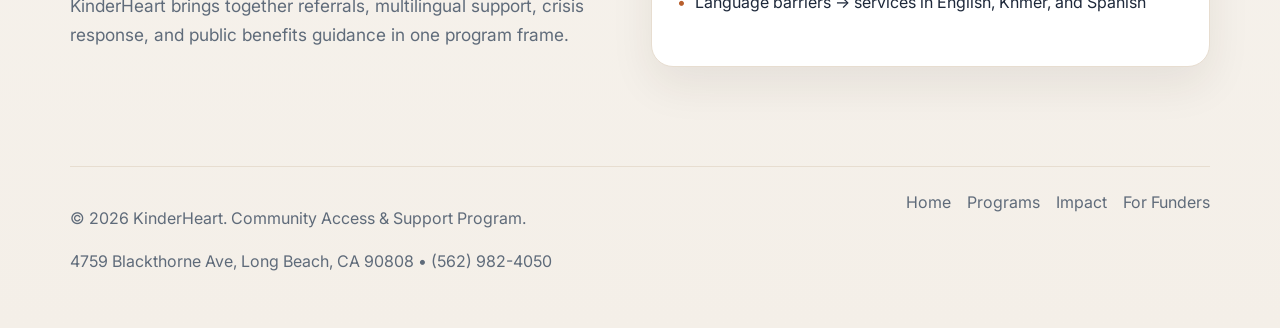
<file: need.html>
<!DOCTYPE html>
<html lang="en">
  <head>
    <meta charset="UTF-8" />
    <meta name="viewport" content="width=device-width, initial-scale=1.0" />
    <title>Community Need | KinderHeart</title>
    <meta name="description" content="Understand the barriers KinderHeart is designed to address for immigrants and underserved families." />
    <link rel="preconnect" href="https://fonts.googleapis.com" />
    <link rel="preconnect" href="https://fonts.gstatic.com" crossorigin />
    <link href="https://fonts.googleapis.com/css2?family=Inter:wght@400;500;600;700;800&display=swap" rel="stylesheet" />
    <link rel="stylesheet" href="styles.css" />
  </head>
  <body>
    <header class="site-header">
      <div class="container nav">
        <a class="brand" href="index.html">
          <span class="brand-mark">KH</span>
          <div>
            <strong>KinderHeart</strong>
            <small>Community Access & Support Program</small>
          </div>
        </a>
        <nav class="site-nav">
          <a href="index.html">Home</a>
          <a href="about.html">About</a>
          <a href="programs.html">Programs</a>
          <a class="active" href="need.html">Community Need</a>
          <a href="impact.html">Impact</a>
          <a href="funders.html">For Funders</a>
          <a href="contact.html">Contact</a>
        </nav>
      </div>
    </header>

    <main>
      <section class="page-hero">
        <div class="container page-hero-grid">
          <div>
            <p class="eyebrow">Community Need</p>
            <h1>Families often face overlapping barriers, not isolated problems.</h1>
            <p class="page-intro">
              KinderHeart is designed around the reality that housing insecurity, low income,
              immigration concerns, language barriers, and limited access to trusted guidance often
              happen at the same time.
            </p>
          </div>
          <aside class="info-card">
            <h3>Why committees care</h3>
            <p>
              A strong grant case depends on demonstrating not only compassion, but a clear
              understanding of the barriers that make services difficult to reach.
            </p>
          </aside>
        </div>
      </section>

      <section class="section alt">
        <div class="container need-layout">
          <article class="card need-card">
            <span class="tag">Barrier 1</span>
            <h3>Language access challenges</h3>
            <p>Families may struggle to understand eligibility rules, applications, and service systems when support is not available in their preferred language.</p>
          </article>
          <article class="card need-card">
            <span class="tag">Barrier 2</span>
            <h3>Fear and uncertainty</h3>
            <p>Undocumented individuals and mixed-status families may avoid seeking support if they do not trust the setting or understand their rights.</p>
          </article>
          <article class="card need-card">
            <span class="tag">Barrier 3</span>
            <h3>Housing instability</h3>
            <p>Families facing shelter needs, rent pressure, or unstable housing often need immediate connection to resources before the crisis worsens.</p>
          </article>
          <article class="card need-card">
            <span class="tag">Barrier 4</span>
            <h3>Difficulty navigating public systems</h3>
            <p>Benefits systems can be confusing, time-sensitive, and intimidating without guidance from someone who can explain next steps clearly.</p>
          </article>
        </div>
      </section>

      <section class="section">
        <div class="container split-layout">
          <div>
            <p class="section-label">How KinderHeart responds</p>
            <h2>The program reduces friction between urgent need and actual access.</h2>
            <p class="lead">
              Instead of expecting families to navigate every system alone, KinderHeart brings together
              referrals, multilingual support, crisis response, and public benefits guidance in one program frame.
            </p>
          </div>
          <div class="panel">
            <h3>Need-to-response alignment</h3>
            <ul class="checklist">
              <li>Housing insecurity → housing referrals and resource navigation</li>
              <li>Benefits confusion → DPSS application support</li>
              <li>Immigration fear → rights education and legal aid referrals</li>
              <li>Household crisis → emergency assistance and stabilization support</li>
              <li>Language barriers → services in English, Khmer, and Spanish</li>
            </ul>
          </div>
        </div>
      </section>
    </main>

    <footer class="site-footer">
      <div class="container footer-row">
        <div>
          <p>© <span data-year></span> KinderHeart. Community Access & Support Program.</p>
          <p>4759 Blackthorne Ave, Long Beach, CA 90808 • (562) 982-4050</p>
        </div>
        <div class="footer-links">
          <a href="index.html">Home</a>
          <a href="programs.html">Programs</a>
          <a href="impact.html">Impact</a>
          <a href="funders.html">For Funders</a>
        </div>
      </div>
    </footer>

    <script src="script.js"></script>
  </body>
</html>
</file>
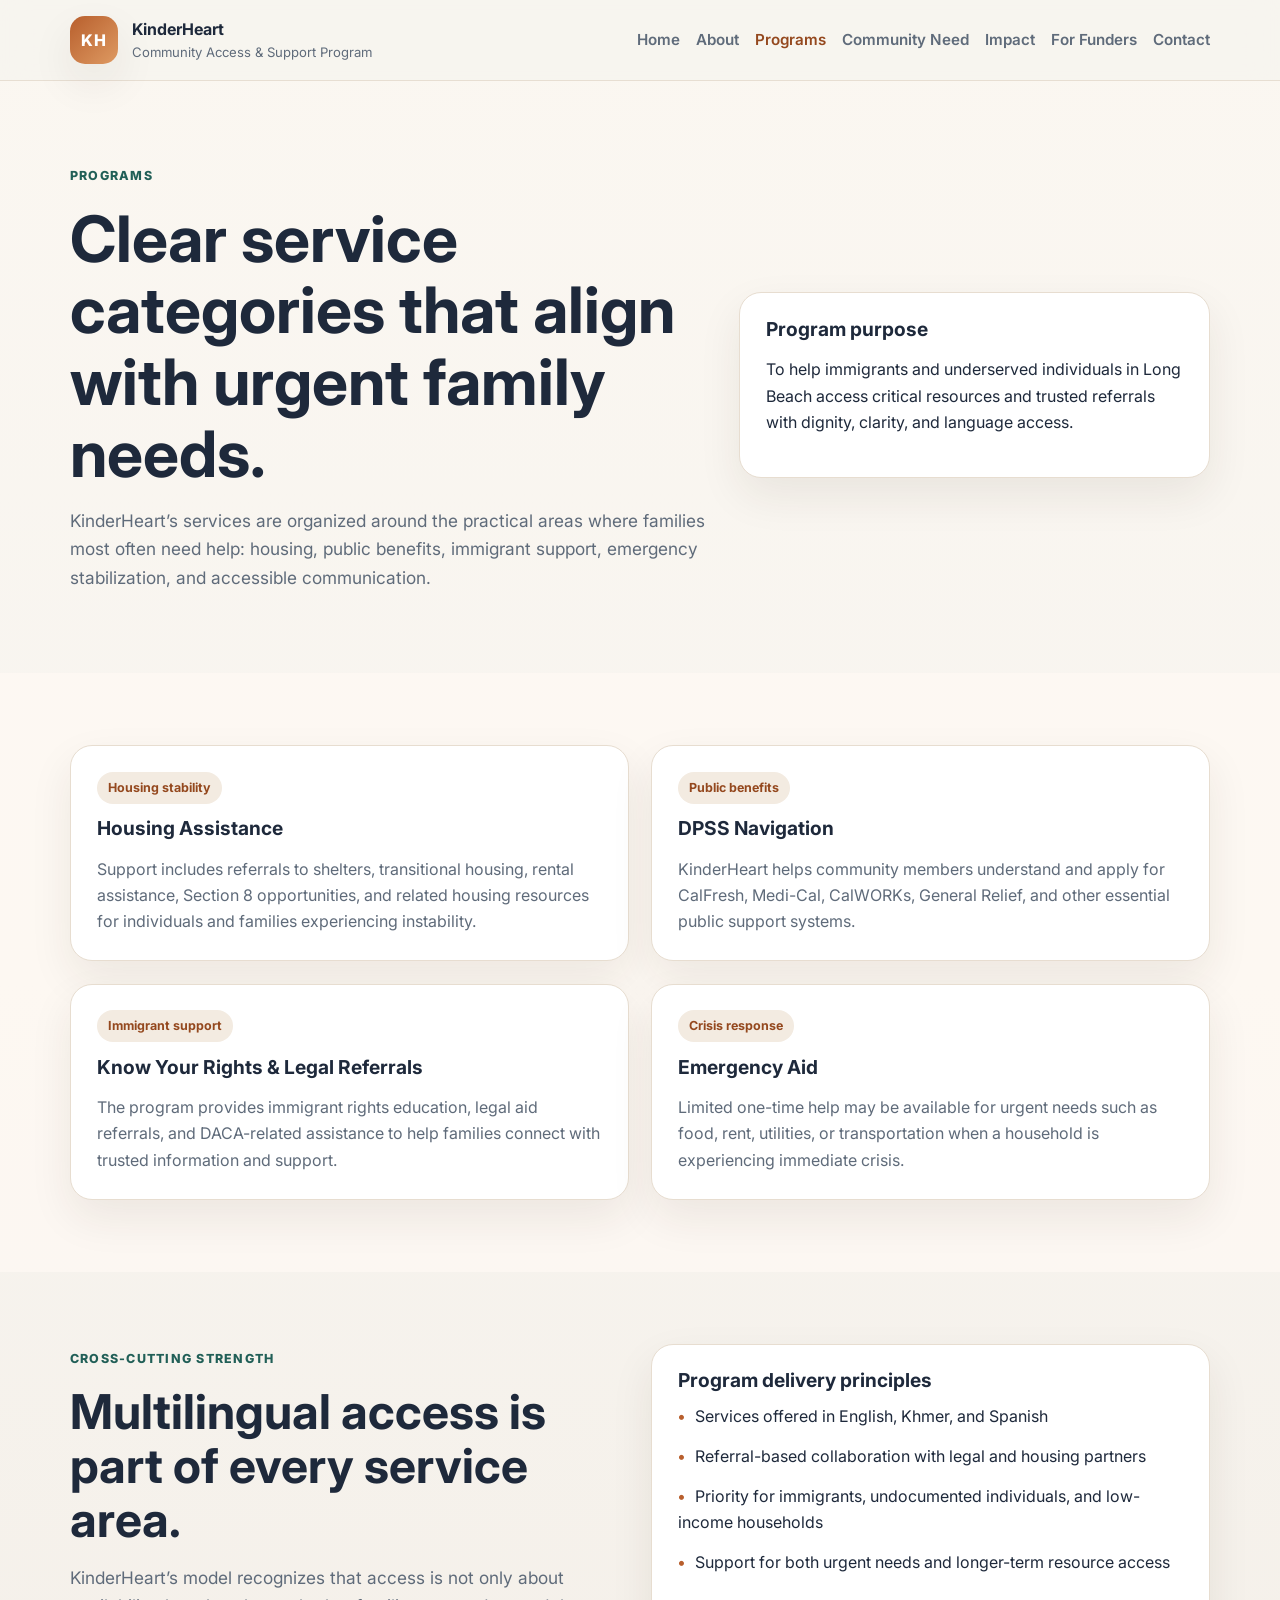
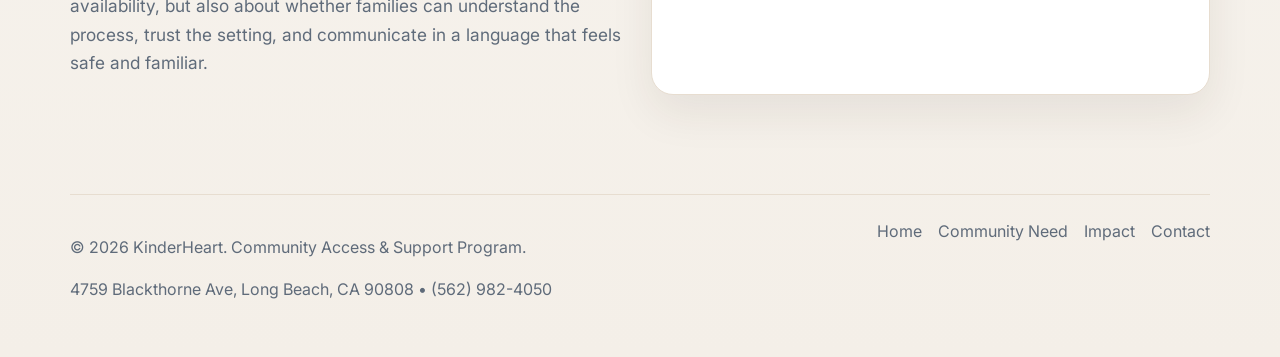
<file: programs.html>
<!DOCTYPE html>
<html lang="en">
  <head>
    <meta charset="UTF-8" />
    <meta name="viewport" content="width=device-width, initial-scale=1.0" />
    <title>KinderHeart Programs</title>
    <meta name="description" content="Explore KinderHeart programs including housing assistance, public benefits navigation, immigrant support, and emergency aid." />
    <link rel="preconnect" href="https://fonts.googleapis.com" />
    <link rel="preconnect" href="https://fonts.gstatic.com" crossorigin />
    <link href="https://fonts.googleapis.com/css2?family=Inter:wght@400;500;600;700;800&display=swap" rel="stylesheet" />
    <link rel="stylesheet" href="styles.css" />
  </head>
  <body>
    <header class="site-header">
      <div class="container nav">
        <a class="brand" href="index.html">
          <span class="brand-mark">KH</span>
          <div>
            <strong>KinderHeart</strong>
            <small>Community Access & Support Program</small>
          </div>
        </a>
        <nav class="site-nav">
          <a href="index.html">Home</a>
          <a href="about.html">About</a>
          <a class="active" href="programs.html">Programs</a>
          <a href="need.html">Community Need</a>
          <a href="impact.html">Impact</a>
          <a href="funders.html">For Funders</a>
          <a href="contact.html">Contact</a>
        </nav>
      </div>
    </header>

    <main>
      <section class="page-hero">
        <div class="container page-hero-grid">
          <div>
            <p class="eyebrow">Programs</p>
            <h1>Clear service categories that align with urgent family needs.</h1>
            <p class="page-intro">
              KinderHeart’s services are organized around the practical areas where families most
              often need help: housing, public benefits, immigrant support, emergency stabilization,
              and accessible communication.
            </p>
          </div>
          <aside class="info-card">
            <h3>Program purpose</h3>
            <p>
              To help immigrants and underserved individuals in Long Beach access critical resources
              and trusted referrals with dignity, clarity, and language access.
            </p>
          </aside>
        </div>
      </section>

      <section class="section alt">
        <div class="container grid-2">
          <article class="card program-card">
            <span class="tag">Housing stability</span>
            <h3>Housing Assistance</h3>
            <p>
              Support includes referrals to shelters, transitional housing, rental assistance, Section 8
              opportunities, and related housing resources for individuals and families experiencing instability.
            </p>
          </article>
          <article class="card program-card">
            <span class="tag">Public benefits</span>
            <h3>DPSS Navigation</h3>
            <p>
              KinderHeart helps community members understand and apply for CalFresh, Medi-Cal,
              CalWORKs, General Relief, and other essential public support systems.
            </p>
          </article>
          <article class="card program-card">
            <span class="tag">Immigrant support</span>
            <h3>Know Your Rights & Legal Referrals</h3>
            <p>
              The program provides immigrant rights education, legal aid referrals, and DACA-related
              assistance to help families connect with trusted information and support.
            </p>
          </article>
          <article class="card program-card">
            <span class="tag">Crisis response</span>
            <h3>Emergency Aid</h3>
            <p>
              Limited one-time help may be available for urgent needs such as food, rent, utilities,
              or transportation when a household is experiencing immediate crisis.
            </p>
          </article>
        </div>
      </section>

      <section class="section">
        <div class="container split-layout">
          <div>
            <p class="section-label">Cross-cutting strength</p>
            <h2>Multilingual access is part of every service area.</h2>
            <p class="lead">
              KinderHeart’s model recognizes that access is not only about availability, but also about
              whether families can understand the process, trust the setting, and communicate in a language
              that feels safe and familiar.
            </p>
          </div>
          <div class="panel">
            <h3>Program delivery principles</h3>
            <ul class="checklist">
              <li>Services offered in English, Khmer, and Spanish</li>
              <li>Referral-based collaboration with legal and housing partners</li>
              <li>Priority for immigrants, undocumented individuals, and low-income households</li>
              <li>Support for both urgent needs and longer-term resource access</li>
            </ul>
          </div>
        </div>
      </section>
    </main>

    <footer class="site-footer">
      <div class="container footer-row">
        <div>
          <p>© <span data-year></span> KinderHeart. Community Access & Support Program.</p>
          <p>4759 Blackthorne Ave, Long Beach, CA 90808 • (562) 982-4050</p>
        </div>
        <div class="footer-links">
          <a href="index.html">Home</a>
          <a href="need.html">Community Need</a>
          <a href="impact.html">Impact</a>
          <a href="contact.html">Contact</a>
        </div>
      </div>
    </footer>

    <script src="script.js"></script>
  </body>
</html>
</file>
<file: styles.css>
:root {
  --bg: #f7f4ef;
  --surface: #ffffff;
  --surface-soft: #fcf7f0;
  --surface-accent: #f3ebe1;
  --text: #1e293b;
  --muted: #5f6b7a;
  --primary: #b85f2d;
  --primary-dark: #94481e;
  --accent: #215f57;
  --accent-soft: #d9ece8;
  --border: #e7ddd0;
  --shadow: 0 18px 44px rgba(47, 35, 20, 0.08);
  --radius: 22px;
  --radius-sm: 16px;
  --max: 1140px;
}

* {
  box-sizing: border-box;
}

html {
  scroll-behavior: smooth;
}

body {
  margin: 0;
  font-family: 'Inter', system-ui, -apple-system, BlinkMacSystemFont, 'Segoe UI', sans-serif;
  background: linear-gradient(180deg, #fbf7f1 0%, #f7f4ef 50%, #f4efe8 100%);
  color: var(--text);
  line-height: 1.65;
}

a {
  color: inherit;
  text-decoration: none;
}

img {
  max-width: 100%;
}

.container {
  width: min(var(--max), calc(100% - 2rem));
  margin: 0 auto;
}

.site-header {
  position: sticky;
  top: 0;
  z-index: 50;
  backdrop-filter: blur(14px);
  background: rgba(247, 244, 239, 0.9);
  border-bottom: 1px solid rgba(231, 221, 208, 0.92);
}

.nav {
  display: flex;
  align-items: center;
  justify-content: space-between;
  gap: 1rem;
  padding: 1rem 0;
}

.brand {
  display: flex;
  align-items: center;
  gap: 0.9rem;
}

.brand strong,
.brand small {
  display: block;
}

.brand strong {
  font-size: 1rem;
}

.brand small {
  color: var(--muted);
  font-size: 0.82rem;
}

.brand-mark {
  width: 48px;
  height: 48px;
  display: grid;
  place-items: center;
  border-radius: 15px;
  background: linear-gradient(135deg, var(--primary), #de9a62);
  color: #fff;
  font-weight: 800;
  letter-spacing: 0.05em;
  box-shadow: var(--shadow);
}

.site-nav {
  display: flex;
  gap: 1rem;
  flex-wrap: wrap;
  justify-content: flex-end;
}

.site-nav a {
  color: var(--muted);
  font-weight: 600;
  font-size: 0.95rem;
}

.site-nav a.active,
.site-nav a:hover {
  color: var(--primary-dark);
}

.hero,
.page-hero {
  padding: 5rem 0 4rem;
}

.hero-grid,
.page-hero-grid {
  display: grid;
  grid-template-columns: 1.15fr 0.85fr;
  gap: 2rem;
  align-items: center;
}

.eyebrow,
.section-label {
  display: inline-block;
  margin: 0 0 1rem;
  font-size: 0.78rem;
  font-weight: 800;
  letter-spacing: 0.1em;
  text-transform: uppercase;
  color: var(--accent);
}

h1,
h2,
h3 {
  margin-top: 0;
  line-height: 1.12;
}

h1 {
  font-size: clamp(2.5rem, 5vw, 4.4rem);
  margin-bottom: 1rem;
}

h2 {
  font-size: clamp(2rem, 4vw, 3rem);
  margin-bottom: 1rem;
}

h3 {
  font-size: 1.2rem;
  margin-bottom: 0.7rem;
}

.lead,
.hero-copy,
.page-intro {
  font-size: 1.08rem;
  color: var(--muted);
}

.button-row {
  display: flex;
  gap: 1rem;
  flex-wrap: wrap;
  margin: 2rem 0 1.5rem;
}

.button {
  display: inline-flex;
  align-items: center;
  justify-content: center;
  padding: 0.95rem 1.35rem;
  border-radius: 999px;
  font-weight: 700;
  transition: transform 0.16s ease, background 0.2s ease, border-color 0.2s ease;
}

.button:hover {
  transform: translateY(-1px);
}

.button.primary {
  background: var(--primary);
  color: #fff;
}

.button.primary:hover {
  background: var(--primary-dark);
}

.button.secondary {
  background: var(--surface);
  border: 1px solid var(--border);
}

.button.ghost {
  border: 1px solid rgba(255, 255, 255, 0.28);
  color: #fff;
}

.button.block {
  width: 100%;
}

.highlight-list,
.checklist,
.doc-list,
.priority-list,
.outcome-list {
  list-style: none;
  padding: 0;
  margin: 0;
}

.highlight-list {
  display: grid;
  gap: 0.7rem;
  color: var(--muted);
}

.highlight-list li::before,
.checklist li::before,
.doc-list li::before,
.priority-list li::before,
.outcome-list li::before {
  content: '•';
  color: var(--primary);
  font-weight: 800;
  margin-right: 0.65rem;
}

.card,
.panel,
.feature-card,
.info-card,
.kpi,
.contact-card,
.story-card,
.doc-card,
.note-banner,
.feature-image,
.funder-banner {
  background: var(--surface);
  border: 1px solid var(--border);
  border-radius: var(--radius);
  box-shadow: var(--shadow);
}

.feature-image {
  overflow: hidden;
}

.feature-image img {
  width: 100%;
  height: 100%;
  object-fit: cover;
  display: block;
}

.hero-side {
  display: grid;
  gap: 1.2rem;
}

.hero-image {
  min-height: 320px;
}

.info-card,
.contact-card,
.story-card,
.doc-card,
.note-banner {
  padding: 1.6rem;
}

.info-card dl,
.contact-card dl {
  margin: 1rem 0 0;
  display: grid;
  gap: 1rem;
}

.info-card dt,
.contact-card dt {
  font-size: 0.82rem;
  text-transform: uppercase;
  letter-spacing: 0.08em;
  color: var(--accent);
  font-weight: 800;
}

.info-card dd,
.contact-card dd {
  margin: 0.35rem 0 0;
  color: var(--muted);
}

.section {
  padding: 4.5rem 0;
}

.section.alt {
  background: rgba(255, 250, 244, 0.72);
}

.section.dark {
  background: linear-gradient(135deg, #1f4f49, #163f3a);
  color: #fff;
}

.section.dark .section-label,
.section.dark p,
.section.dark li {
  color: rgba(255, 255, 255, 0.9);
}

.grid-2,
.grid-3,
.grid-4,
.split-layout,
.metrics-layout,
.cta-layout,
.contact-layout,
.story-layout,
.funder-layout,
.impact-layout,
.need-layout {
  display: grid;
  gap: 1.4rem;
}

.grid-2,
.split-layout,
.metrics-layout,
.cta-layout,
.contact-layout,
.story-layout,
.funder-layout,
.impact-layout,
.need-layout {
  grid-template-columns: repeat(2, minmax(0, 1fr));
}

.grid-3 {
  grid-template-columns: repeat(3, minmax(0, 1fr));
}

.grid-4 {
  grid-template-columns: repeat(4, minmax(0, 1fr));
}

.card,
.panel,
.feature-card,
.kpi {
  padding: 1.6rem;
}

.kpi {
  text-align: left;
}

.kpi strong {
  display: block;
  font-size: 2rem;
  color: var(--primary-dark);
  margin-bottom: 0.4rem;
}

.kpi span {
  display: block;
  font-weight: 700;
  margin-bottom: 0.45rem;
}

.kpi p,
.card p,
.panel p,
.feature-card p,
.story-card p,
.doc-card p,
.note-banner p {
  color: var(--muted);
  margin-bottom: 0;
}

.checklist,
.priority-list,
.outcome-list,
.doc-list {
  display: grid;
  gap: 0.85rem;
}

.band {
  padding: 1.1rem 0;
  border-top: 1px solid var(--border);
  border-bottom: 1px solid var(--border);
  background: rgba(255, 255, 255, 0.65);
}

.band-row {
  display: flex;
  flex-wrap: wrap;
  gap: 1rem 2rem;
  justify-content: space-between;
}

.band-row div {
  min-width: 140px;
}

.band-row strong {
  display: block;
  font-size: 0.82rem;
  text-transform: uppercase;
  letter-spacing: 0.08em;
  color: var(--accent);
  margin-bottom: 0.3rem;
}

.program-card h3,
.need-card h3,
.doc-card h3,
.story-card h3 {
  margin-bottom: 0.75rem;
}

.program-card .tag,
.need-card .tag,
.doc-card .tag {
  display: inline-block;
  margin-bottom: 0.9rem;
  padding: 0.35rem 0.7rem;
  border-radius: 999px;
  background: var(--surface-accent);
  color: var(--primary-dark);
  font-size: 0.78rem;
  font-weight: 700;
}

.impact-quote,
.funder-banner {
  padding: 2rem;
}

.impact-quote blockquote {
  margin: 0;
  font-size: 1.15rem;
  font-weight: 600;
}

.funder-banner {
  background: linear-gradient(135deg, #f9f2e8, #fffdf9);
}

.site-footer {
  padding: 1.7rem 0 2.4rem;
}

.footer-row {
  display: flex;
  justify-content: space-between;
  gap: 1rem;
  flex-wrap: wrap;
  border-top: 1px solid var(--border);
  padding-top: 1.4rem;
  color: var(--muted);
}

.footer-links {
  display: flex;
  flex-wrap: wrap;
  gap: 1rem;
}

.page-hero .feature-image {
  min-height: 290px;
}

.notice {
  display: inline-block;
  padding: 0.45rem 0.8rem;
  border-radius: 999px;
  background: var(--accent-soft);
  color: var(--accent);
  font-size: 0.82rem;
  font-weight: 800;
  margin-bottom: 1rem;
}

@media (max-width: 960px) {
  .hero-grid,
  .page-hero-grid,
  .grid-2,
  .grid-3,
  .grid-4,
  .split-layout,
  .metrics-layout,
  .cta-layout,
  .contact-layout,
  .story-layout,
  .funder-layout,
  .impact-layout,
  .need-layout {
    grid-template-columns: 1fr;
  }

  .site-nav {
    justify-content: flex-start;
  }
}

@media (max-width: 760px) {
  .nav {
    flex-direction: column;
    align-items: flex-start;
  }

  .hero,
  .page-hero {
    padding-top: 3.5rem;
  }

  .section {
    padding: 3.5rem 0;
  }

  .band-row {
    flex-direction: column;
    gap: 0.85rem;
  }
}
</file>
